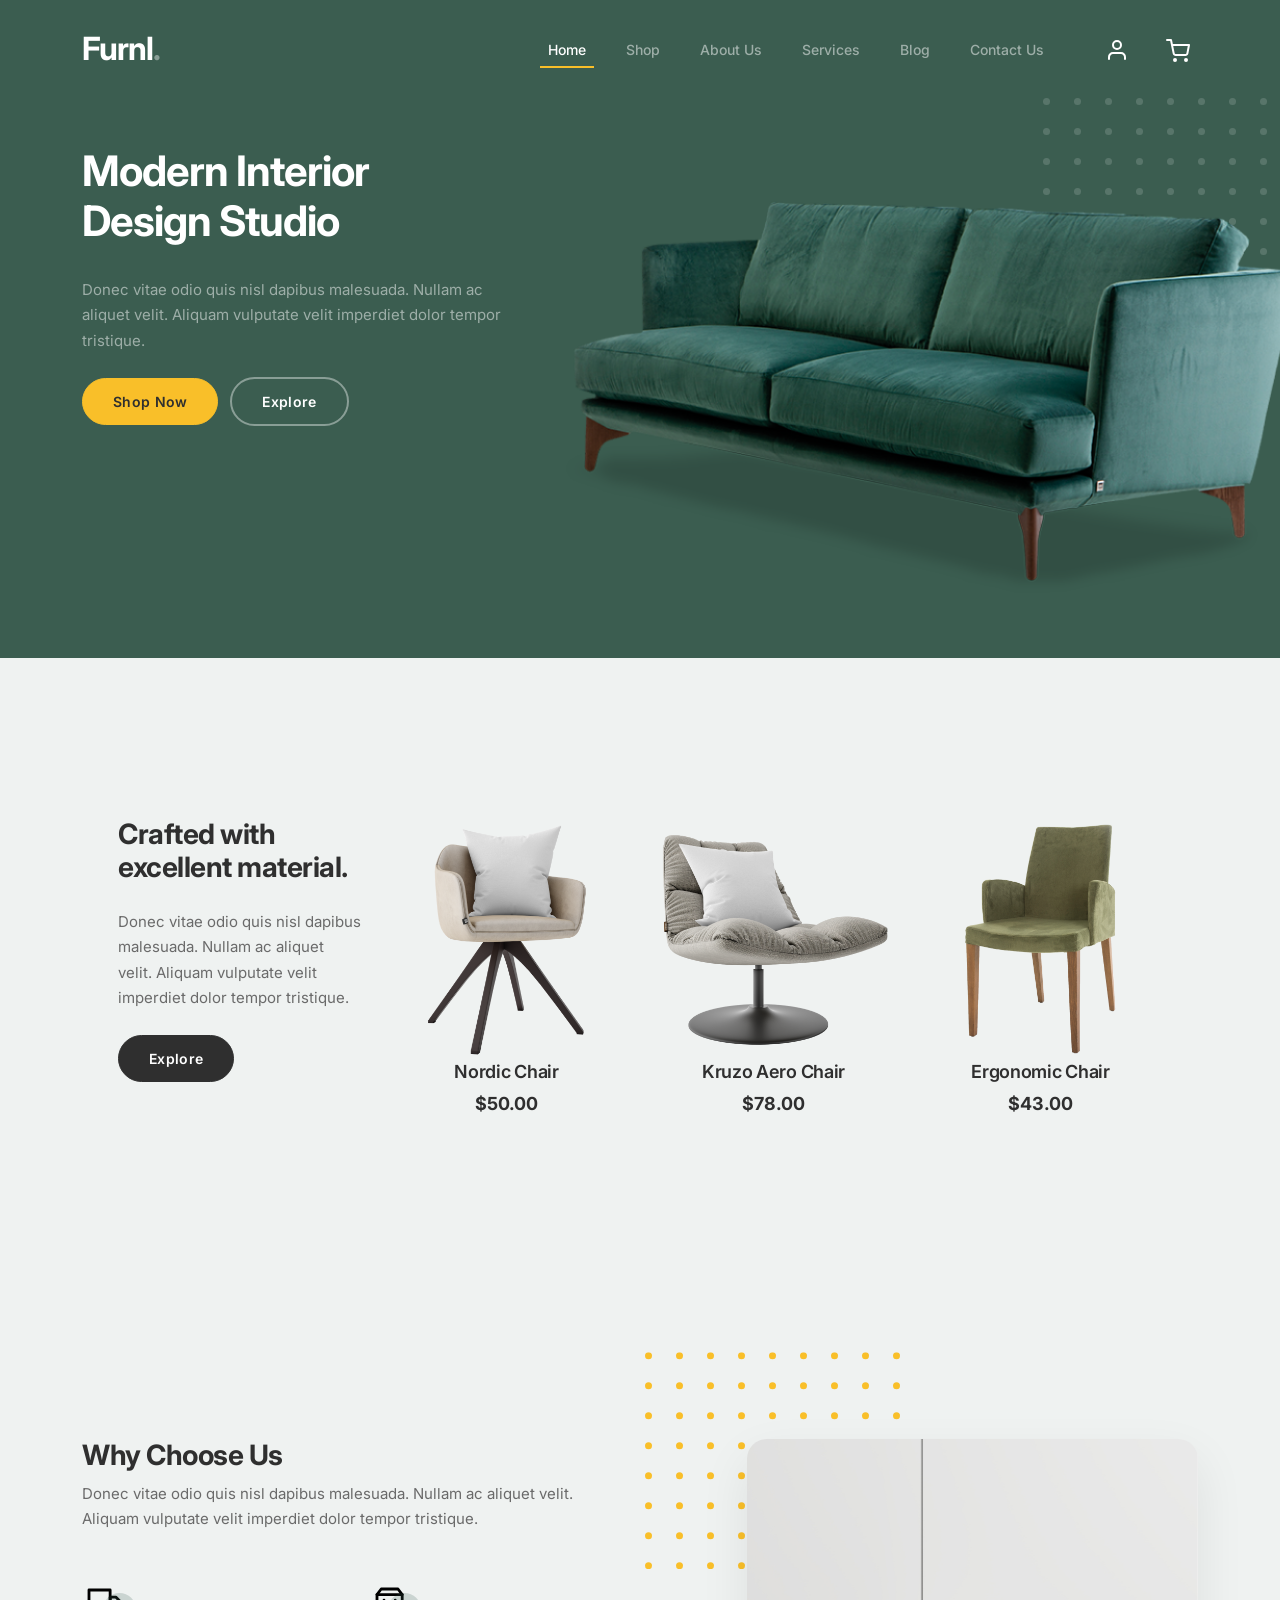
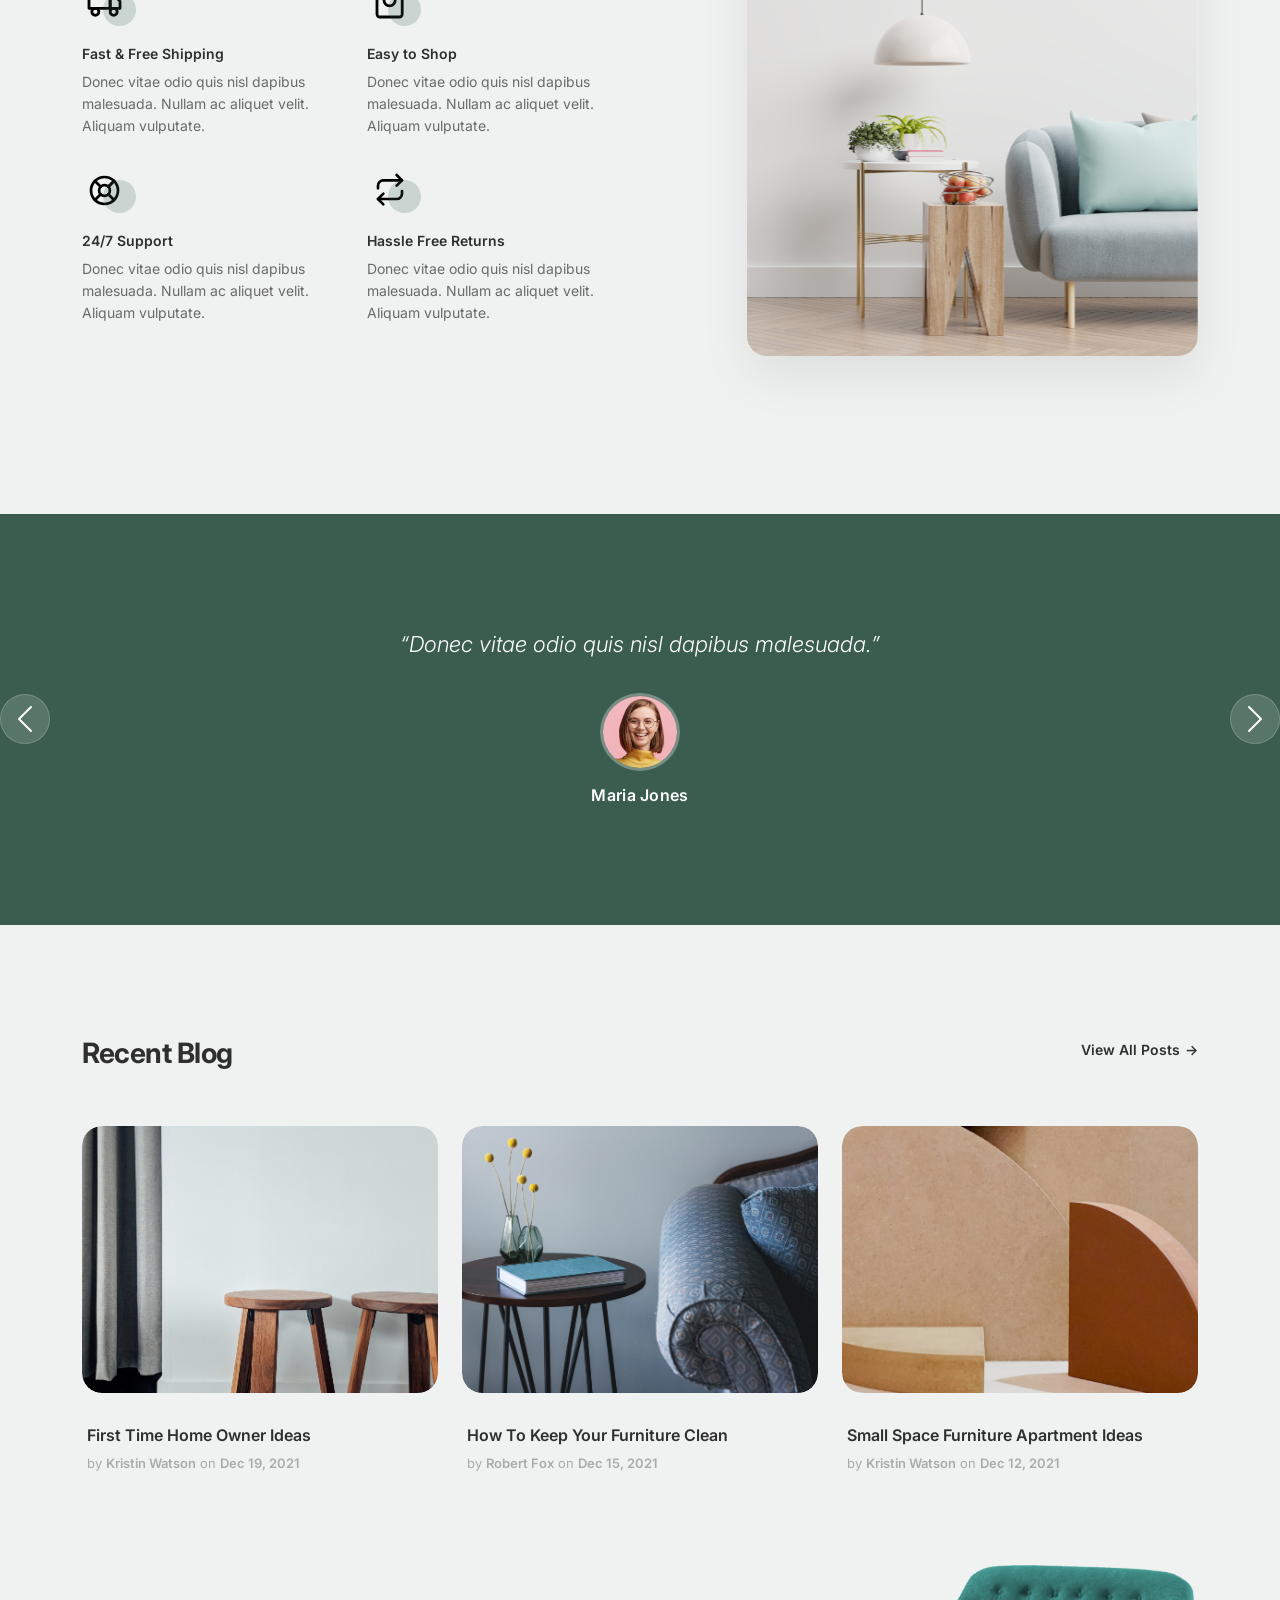
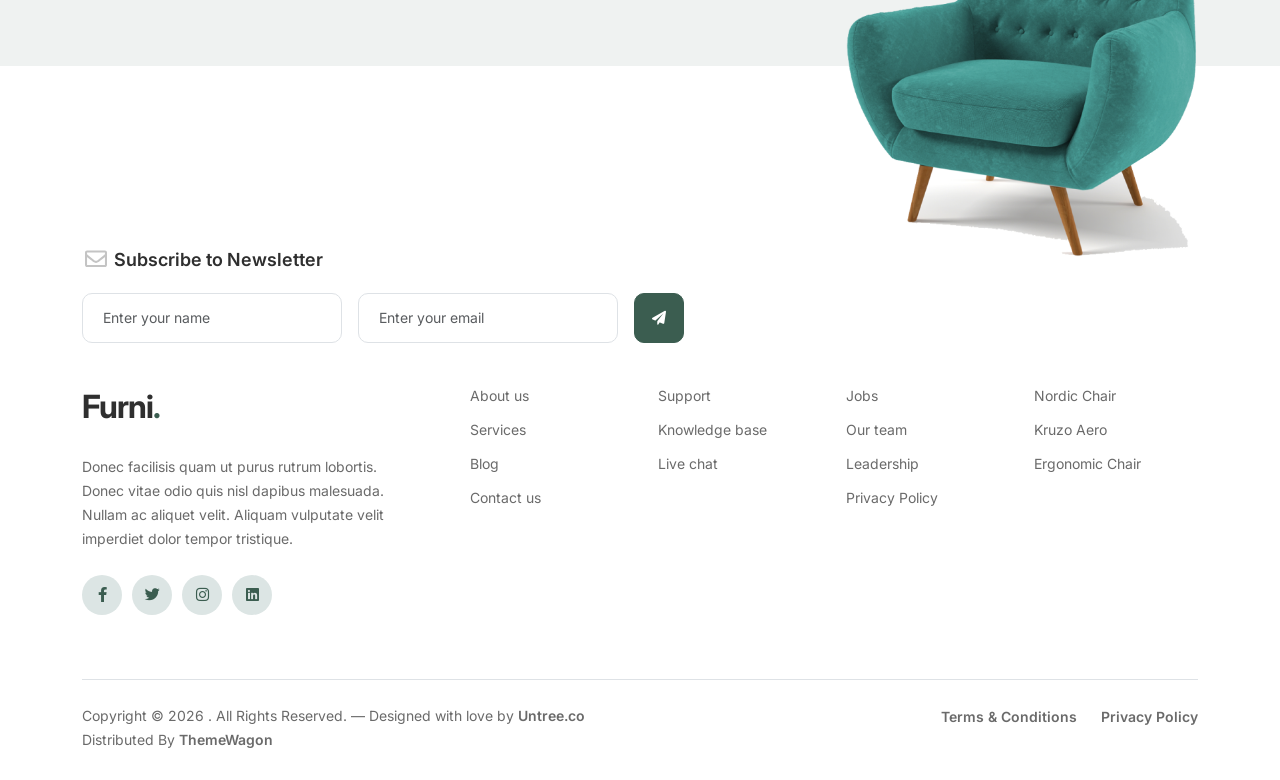
<file: index.html>
<!DOCTYPE html>
<html lang="en">

<head>

  <meta charset="UTF-8">
  <meta name="viewport" content="width=device-width, initial-scale=1.0">
  <title>furnl.</title>
  <link rel="preconnect" href="https://fonts.googleapis.com">
  <link rel="preconnect" href="https://fonts.gstatic.com" crossorigin>
  <link href="https://fonts.googleapis.com/css2?family=Inter:wght@400;500;600;700&display=swap" rel="stylesheet">
  <link rel="stylesheet" href="styal/bootstrap.min.css">
  <link href="https://cdnjs.cloudflare.com/ajax/libs/font-awesome/6.0.0-beta3/css/all.min.css" rel="stylesheet">
  <link rel="stylesheet" href="styal/Style.css">

</head>

<body>

  <nav class="navbar navbar-dark navbar-expand-md custom-navbar">
    <div class="container">
      <a href="index.html" class="navbar-brand">Furnl<span>.</span></a>

      <button class="navbar-toggler" type="button" data-bs-toggle="collapse" data-bs-target="#navbarsFurni"><span
          class="navbar-toggler-icon"></span>
      </button>

      <div class="collapse navbar-collapse" id="navbarsFurni">
        <ul class="custom-navbar-nav navbar-nav ms-auto mb-2 mb-md-0 gap-4 ">
          <li class="nav-item active"><a class="nav-link" href="index.html">Home</a></li>
          <li class="nav-item"><a class="nav-link" href="shop.html">Shop</a></li>
          <li class="nav-item"><a class="nav-link" href="about.html">About Us</a></li>
          <li class="nav-item"><a class="nav-link" href="services.html">Services</a></li>
          <li class="nav-item"><a class="nav-link" href="blog.html">Blog</a></li>
          <li class="nav-item"><a class="nav-link" href="contact.html">Contact Us</a></li>
        </ul>
        <ul class="custom-navbar-cta navbar-nav ms-5 gap-4">
          <li class="nav-item"><a class="nav-link" href="#"><img src="images/user.svg" alt="User"></a></li>
          <li class="nav-item"><a class="nav-link" href="cart.html"><img src="images/cart.svg" alt="Cart"></a></li>
          </u>
          
      </div>
    </div>
  </nav>
  <div class="hero ">
    <div class="container">
      <div class="row justify-content-between">
        <div class="col-lg-5 mt-5">
          <div class="intro-excerpt">
            <h1>Modern Interior <span clsas="d-block">Design Studio</span></h1>
            <p class="mb-4">Donec vitae odio quis nisl dapibus malesuada. Nullam ac aliquet velit. Aliquam vulputate
              velit imperdiet dolor tempor tristique.</p>
            <p>
              <a href="" class="btn btn-warning me-2 btn-y ">Shop Now</a>
              <a href="#" class="btn btn-white-outline">Explore</a>
            </p>
          </div>
        </div>
        <div class="col-lg-7">
          <div class="hero-img-wrap">
            <img src="images/couch.png" class="img-fluid">
          </div>
        </div>
      </div>
    </div>
  </div>


  <div class="product-section">
    <div class="container p-5">
      <div class="row">

        <!-- Start Column 1 -->
        <div class="col-md-12 col-lg-3 mb-5 mb-lg-0">
          <h2 class="mb-4 section-title">Crafted with excellent material.</h2>
          <p class="mb-4">Donec vitae odio quis nisl dapibus malesuada. Nullam ac aliquet velit. Aliquam vulputate velit
            imperdiet dolor tempor tristique. </p>
          <p><a href="shop.html" class="btn">Explore</a></p>
        </div>

        <!-- End Column 1 -->

        <!-- Start Column 2 -->
        <div class="col-12 col-md-4 col-lg-3 mb-5 mb-md-0">
          <a class="product-item" href="cart.html">
            <img src="images/product-1.png" class="img-fluid product-thumbnail">
            <h3 class="product-title">Nordic Chair</h3>
            <strong class="product-price">$50.00</strong>

            <span class="icon-cross">
              <img src="images/cross.svg" class="img-fluid">
            </span>
          </a>
        </div>
        <!-- End Column 2 -->

        <!-- Start Column 3 -->
        <div class="col-12 col-md-4 col-lg-3 mb-5 mb-md-0">
          <a class="product-item" href="cart.html">
            <img src="images/product-2.png" class="img-fluid product-thumbnail">
            <h3 class="product-title">Kruzo Aero Chair</h3>
            <strong class="product-price">$78.00</strong>

            <span class="icon-cross">
              <img src="images/cross.svg" class="img-fluid">
            </span>
          </a>
        </div>
        <!-- End Column 3 -->

        <!-- Start Column 4 -->
        <div class="col-12 col-md-4 col-lg-3 mb-5 mb-md-0">
          <a class="product-item" href="cart.html">
            <img src="images/product-3.png" class="img-fluid product-thumbnail">
            <h3 class="product-title">Ergonomic Chair</h3>
            <strong class="product-price">$43.00</strong>

            <span class="icon-cross">
              <img src="images/cross.svg" class="img-fluid">
            </span>
          </a>
        </div>
        <!-- End Column 4 -->

      </div>
    </div>
  </div>
  <div class="why-choose-section">

    <div class="container">

      <div class="row justify-content-between">
        <!-- Left Column -->

        <div class="col-lg-6">

          <h2 class="section-title">Why Choose Us</h2>
          <p>Donec vitae odio quis nisl dapibus malesuada. Nullam ac aliquet velit. Aliquam vulputate velit
            imperdiet dolor tempor tristique.</p>
          <div class="row my-5">
            <!-- Feature 1 -->
            <div class="col-6 col-md-6">
              <div class="feature">
                <div class="icon">
                  <img src="images/truck.svg" alt="Fast & Free Shipping" class="img-fluid">
                </div>
                <h3>Fast &amp; Free Shipping</h3>
                <p>Donec vitae odio quis nisl dapibus malesuada. Nullam ac aliquet velit. Aliquam vulputate.</p>
              </div>
            </div>
            <!-- Feature 2 -->
            <div class="col-6 col-md-6">
              <div class="feature">
                <div class="icon">
                  <img src="images/bag.svg" alt="Easy to Shop" class="img-fluid">
                </div>
                <h3>Easy to Shop</h3>
                <p>Donec vitae odio quis nisl dapibus malesuada. Nullam ac aliquet velit. Aliquam vulputate.</p>
              </div>
            </div>
            <!-- Feature 3 -->
            <div class="col-6 col-md-6">
              <div class="feature">
                <div class="icon">
                  <img src="images/support.svg" alt="24/7 Support" class="img-fluid">
                </div>
                <h3>24/7 Support</h3>
                <p>Donec vitae odio quis nisl dapibus malesuada. Nullam ac aliquet velit. Aliquam vulputate.</p>
              </div>
            </div>
            <!-- Feature 4 -->
            <div class="col-6 col-md-6">
              <div class="feature">
                <div class="icon">
                  <img src="images/return.svg" alt="Hassle Free Returns" class="img-fluid">
                </div>
                <h3>Hassle Free Returns</h3>
                <p>Donec vitae odio quis nisl dapibus malesuada. Nullam ac aliquet velit. Aliquam vulputate.</p>
              </div>
            </div>
          </div>
        </div>
        <!-- Right Column: Image -->
        <div class="col-lg-5">
          <div class="img-wrap">
            <img src="images/why-choose-us-img.jpg" alt="Why Choose Us" class="img-fluid">
          </div>
        </div>
      </div>
    </div>
  </div>
  <div id="testimonialCarousel" class="carousel slide" data-bs-ride="carousel">
    <div class="carousel-inner text-center">
      <div class="carousel-item active">
        <blockquote>
          <p>“Donec vitae odio quis nisl dapibus malesuada.”</p>
        </blockquote>
        <img src="images/person-1.png" class="rounded-circle" width="80" alt="Maria Jones">
        <h5>Maria Jones</h5>
      </div>
      <div class="carousel-item">
        <blockquote>
          <p>“Aliquam vulputate velit imperdiet dolor tempor tristique.”</p>
        </blockquote>
        <img src="images/person_2.jpg" class="rounded-circle" width="80" alt="John Smith">
        <h5>John Smith</h5>
      </div>
    </div>
    <button class="carousel-control-prev" data-bs-target="#testimonialCarousel" data-bs-slide="prev">
      <span class="carousel-control-prev-icon"></span>
    </button>
    <button class="carousel-control-next" data-bs-target="#testimonialCarousel" data-bs-slide="next">
      <span class="carousel-control-next-icon"></span>
    </button>
  </div>
  <div class="blog-section">
    <div class="container">
      <div class="row mb-5">
        <div class="col-md-6">
          <h2 class="section-title">Recent Blog</h2>
        </div>
        <div class="col-md-6 text-start text-md-end">
          <a href="#" class="more">View All Posts</a>
        </div>
      </div>
      <div class="row">
        <!-- Post 1 -->
        <div class="col-12 col-sm-6 col-md-4 mb-4 mb-md-0">
          <div class="post-entry">
            <a href="#" class="post-thumbnail">
              <img src="images/post-1.jpg" alt="Blog Image" class="img-fluid">
            </a>
            <div class="post-content-entry">
              <h3><a href="#">First Time Home Owner Ideas</a></h3>
              <div class="meta">
                <span>by <a href="#">Kristin Watson</a></span>
                <span> on <a href="#">Dec 19, 2021</a></span>
              </div>
            </div>
          </div>
        </div>
        <!-- Post 2 -->
        <div class="col-12 col-sm-6 col-md-4 mb-4 mb-md-0">
          <div class="post-entry">
            <a href="#" class="post-thumbnail">
              <img src="images/post-2.jpg" alt="Blog Image" class="img-fluid">
            </a>
            <div class="post-content-entry">
              <h3><a href="#">How To Keep Your Furniture Clean</a></h3>
              <div class="meta">
                <span>by <a href="#">Robert Fox</a></span>
                <span> on <a href="#">Dec 15, 2021</a></span>
              </div>
            </div>
          </div>
        </div>
        <!-- Post 3 -->
        <div class="col-12 col-sm-6 col-md-4">
          <div class="post-entry">
            <a href="#" class="post-thumbnail">
              <img src="images/post-3.jpg" alt="Blog Image" class="img-fluid">
            </a>
            <div class="post-content-entry">
              <h3><a href="#">Small Space Furniture Apartment Ideas</a></h3>
              <div class="meta">
                <span>by <a href="#">Kristin Watson</a></span>
                <span> on <a href="#">Dec 12, 2021</a></span>
              </div>
            </div>
          </div>
        </div>
      </div>
    </div>
  </div>
  <footer class="footer-section">
    <div class="container relative">
      <div class="sofa-img">
        <img src="images/sofa.png" alt="Image" class="img-fluid">
      </div>
      <!-- Subscription -->
      <div class="row">
        <div class="col-lg-8">
          <div class="subscription-form">
            <h3 class="d-flex align-items-center">
              <span class="me-1">
                <img src="images/envelope-outline.svg" alt="Image" class="img-fluid">
              </span>
              <span>Subscribe to Newsletter</span>
            </h3>
            <form action="#" class="row g-3">
              <div class="col-auto">
                <input type="text" class="form-control" placeholder="Enter your name">
              </div>
              <div class="col-auto">
                <input type="email" class="form-control" placeholder="Enter your email">
              </div>
              <div class="col-auto">
                <button class="btn btn-primary">
                  <span class="fa fa-paper-plane"></span>
                </button>
              </div>
            </form>
          </div>
        </div>
      </div>
      <div class="row g-5 mb-5">
        <div class="col-lg-4">
          <div class="mb-4 footer-logo-wrap">
            <a href="#" class="footer-logo">Furni<span>.</span></a>
          </div>
          <p class="mb-4">
            Donec facilisis quam ut purus rutrum lobortis. Donec vitae odio quis nisl dapibus malesuada.
            Nullam ac aliquet velit. Aliquam vulputate velit imperdiet dolor tempor tristique.
          </p>
          <ul class="list-unstyled custom-social">
            <li><a href="#"><span class="fa fa-brands fa-facebook-f"></span></a></li>
            <li><a href="#"><span class="fa fa-brands fa-twitter"></span></a></li>
            <li><a href="#"><span class="fa fa-brands fa-instagram"></span></a></li>
            <li><a href="#"><span class="fa fa-brands fa-linkedin"></span></a></li>
          </ul>
        </div>
        <div class="col-lg-8">
          <div class="row links-wrap">
            <div class="col-6 col-sm-6 col-md-3">
              <ul class="list-unstyled">
                <li><a href="#">About us</a></li>
                <li><a href="#">Services</a></li>
                <li><a href="#">Blog</a></li>
                <li><a href="#">Contact us</a></li>
              </ul>
            </div>
            <div class="col-6 col-sm-6 col-md-3">
              <ul class="list-unstyled">
                <li><a href="#">Support</a></li>
                <li><a href="#">Knowledge base</a></li>
                <li><a href="#">Live chat</a></li>
              </ul>
            </div>
            <div class="col-6 col-sm-6 col-md-3">
              <ul class="list-unstyled">
                <li><a href="#">Jobs</a></li>
                <li><a href="#">Our team</a></li>
                <li><a href="#">Leadership</a></li>
                <li><a href="#">Privacy Policy</a></li>
              </ul>
            </div>
            <div class="col-6 col-sm-6 col-md-3">
              <ul class="list-unstyled">
                <li><a href="#">Nordic Chair</a></li>
                <li><a href="#">Kruzo Aero</a></li>
                <li><a href="#">Ergonomic Chair</a></li>
              </ul>
            </div>
          </div>
        </div>
      </div>
      <div class="border-top copyright">
        <div class="row pt-4">
          <div class="col-lg-6">
            <p class="mb-2 text-center text-lg-start">
              Copyright &copy;
              <script>document.write(new Date().getFullYear());</script>
              . All Rights Reserved. — Designed with love by
              <a href="https://untree.co">Untree.co</a>
              Distributed By
              <a href="https://themewagon.com">ThemeWagon</a>
            </p>
          </div>
          <div class="col-lg-6 text-center text-lg-end">
            <ul class="list-unstyled d-inline-flex ms-auto">
              <li class="me-4"><a href="#">Terms &amp; Conditions</a></li>
              <li><a href="#">Privacy Policy</a></li>
            </ul>
          </div>
        </div>
      </div>
    </div>
  </footer>

  <script src="js/bootstrap.bundle.min.js"></script>
</body>

</html>
</file>
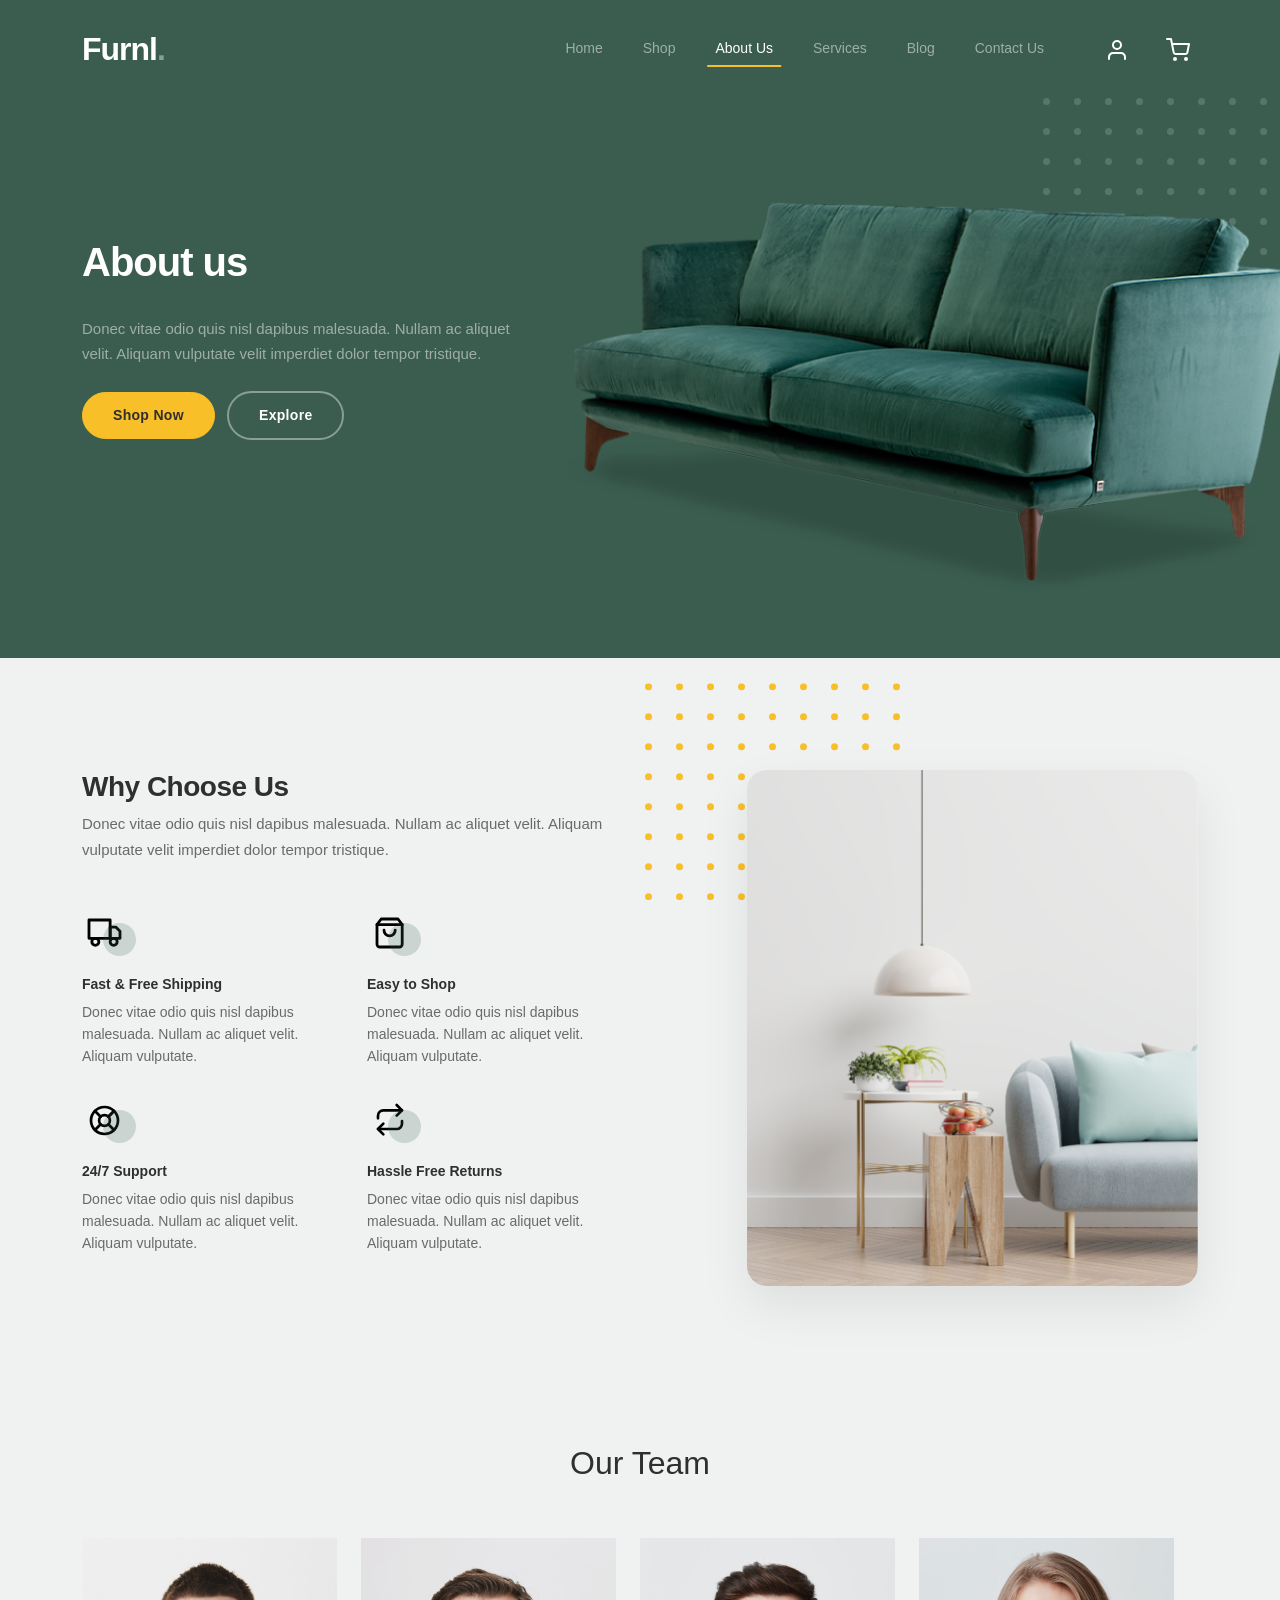
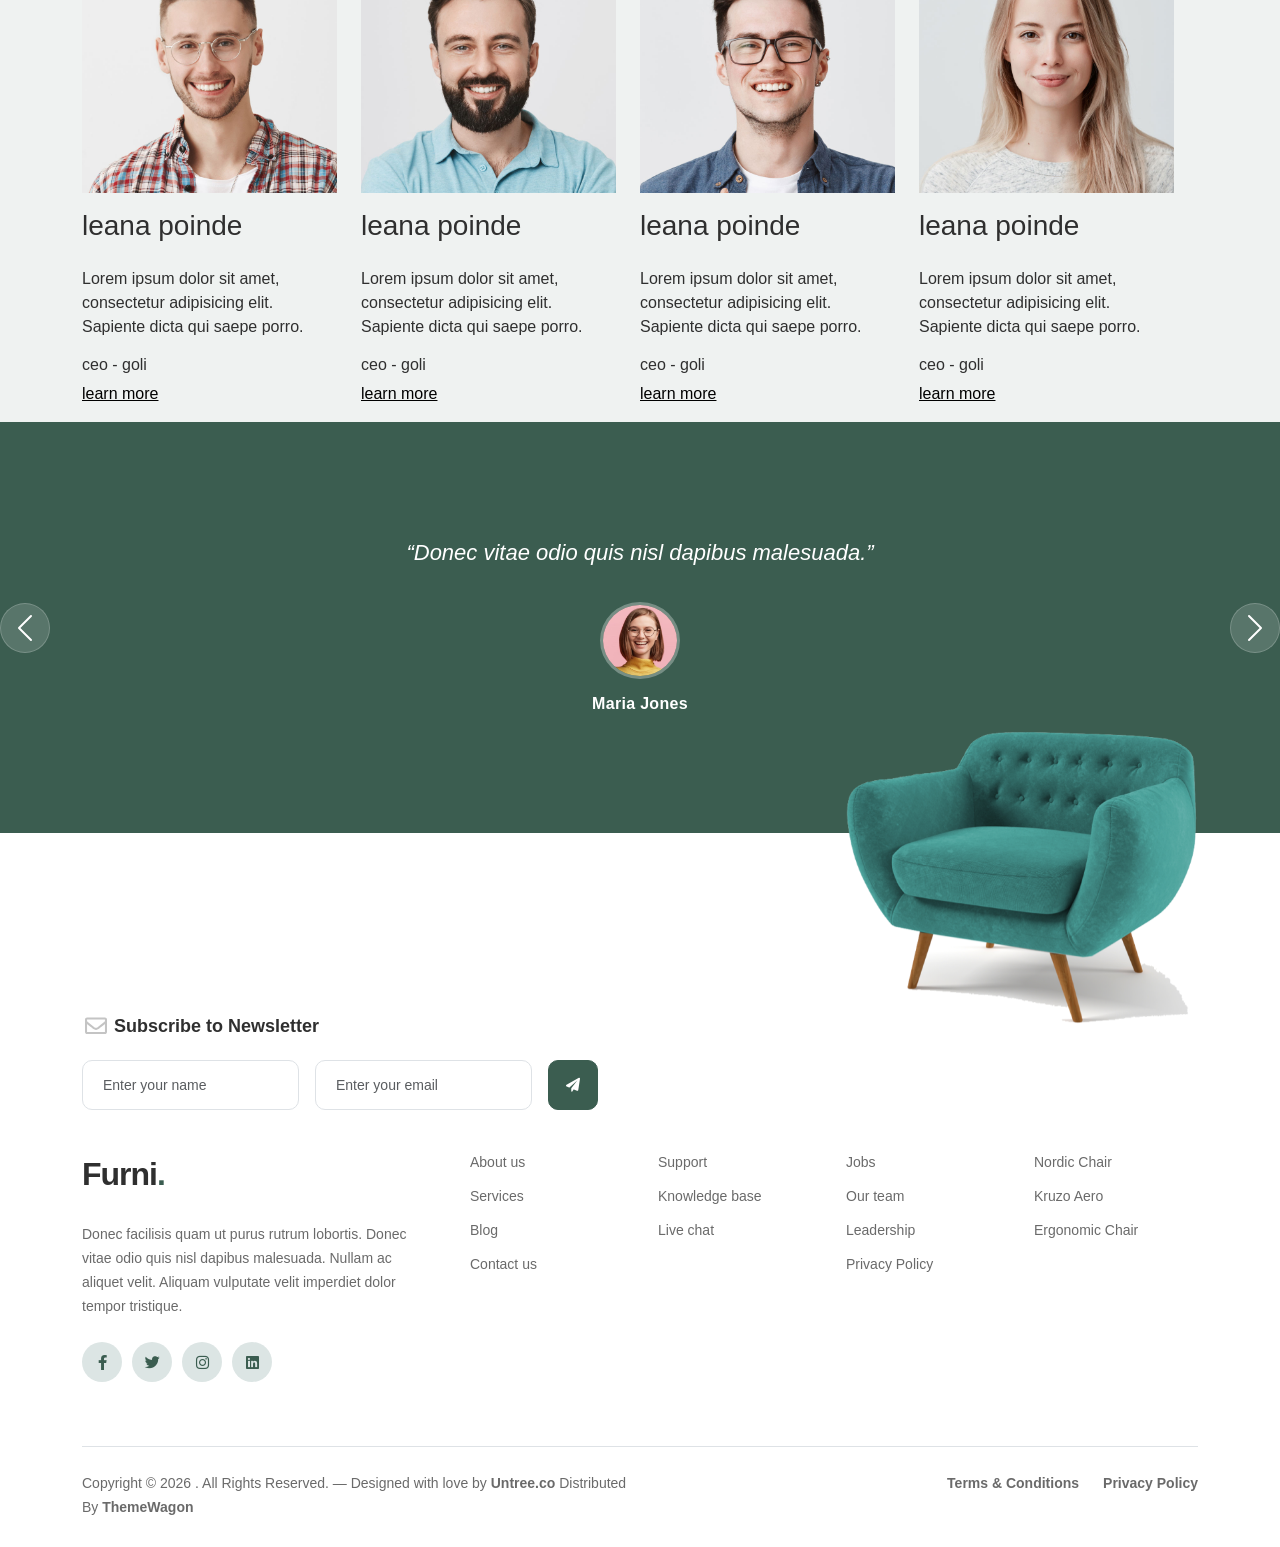
<file: about.html>
<!DOCTYPE html>
<html lang="en">

<head>
    <meta charset="UTF-8">
    <meta name="viewport" content="width=device-width, initial-scale=1.0">
    <title>furnl. about</title>
    <link rel="stylesheet" href="styal/bootstrap.min.css">
    <link rel="stylesheet" href="styal/Style.css">
    <link href="https://cdnjs.cloudflare.com/ajax/libs/font-awesome/6.0.0-beta3/css/all.min.css" rel="stylesheet">
</head>

<body>
    <nav class="navbar navbar-dark navbar-expand-md custom-navbar">
        <div class="container">
            <a href="index.html" class="navbar-brand">Furnl<span>.</span></a>

            <button class="navbar-toggler" type="button" data-bs-toggle="collapse" data-bs-target="#navbarsFurni"><span
                    class="navbar-toggler-icon"></span>
            </button>

            <div class="collapse navbar-collapse" id="navbarsFurni">
                <ul class="custom-navbar-nav navbar-nav ms-auto mb-2 mb-md-0 gap-4 ">
                    <li class="nav-item"><a class="nav-link" href="index.html">Home</a></li>
                    <li class="nav-item"><a class="nav-link" href="shop.html">Shop</a></li>
                    <li class="nav-item active"><a class="nav-link" href="about.html">About Us</a></li>
                    <li class="nav-item"><a class="nav-link" href="services.html">Services</a></li>
                    <li class="nav-item"><a class="nav-link" href="blog.html">Blog</a></li>
                    <li class="nav-item"><a class="nav-link" href="contact.html">Contact Us</a></li>
                </ul>
                <ul class="custom-navbar-cta navbar-nav ms-5 gap-4">
                    <li class="nav-item"><a class="nav-link" href="#"><img src="images/user.svg" alt="User"></a></li>
                    <li class="nav-item"><a class="nav-link" href="cart.html"><img src="images/cart.svg" alt="Cart"></a>
                    </li>
                    </u>
            </div>
        </div>
    </nav>
    <div class="hero ">
        <div class="container">
            <div class="row justify-content-between align-items-center">
                <div class="col-lg-5 d-flex pb-5 align-content-center ">
                    <div class="intro-excerpt">
                        <h1 class="fs-1">About us</h1>
                        <p class="mb-4">Donec vitae odio quis nisl dapibus malesuada. Nullam ac aliquet velit. Aliquam
                            vulputate
                            velit imperdiet dolor tempor tristique.
                        </p>
                        <p>
                            <a href="#" class="btn btn-warning me-2 btn-y ">Shop Now</a>
                            <a href="#" class="btn btn-white-outline">Explore</a>
                        </p>
                    </div>
                </div>
                <div class="col-lg-7">
                    <div class="hero-img-wrap">
                        <img src="images/couch.png" class="img-fluid">
                    </div>
                </div>
            </div>
        </div>
    </div>
    <div class="why-choose-section">
        <div class="container">
            <div class="row justify-content-between">
                <!-- Left Column -->
                <div class="col-lg-6">
                    <h2 class="section-title">Why Choose Us</h2>
                    <p>Donec vitae odio quis nisl dapibus malesuada. Nullam ac aliquet velit. Aliquam vulputate velit
                        imperdiet dolor tempor tristique.</p>
                    <div class="row my-5">
                        <!-- Feature 1 -->
                        <div class="col-6 col-md-6">
                            <div class="feature">
                                <div class="icon">
                                    <img src="images/truck.svg" alt="Fast & Free Shipping" class="img-fluid">
                                </div>
                                <h3>Fast &amp; Free Shipping</h3>
                                <p>Donec vitae odio quis nisl dapibus malesuada. Nullam ac aliquet velit. Aliquam
                                    vulputate.</p>
                            </div>
                        </div>
                        <!-- Feature 2 -->
                        <div class="col-6 col-md-6">
                            <div class="feature">
                                <div class="icon">
                                    <img src="images/bag.svg" alt="Easy to Shop" class="img-fluid">
                                </div>
                                <h3>Easy to Shop</h3>
                                <p>Donec vitae odio quis nisl dapibus malesuada. Nullam ac aliquet velit. Aliquam
                                    vulputate.</p>
                            </div>
                        </div>
                        <!-- Feature 3 -->
                        <div class="col-6 col-md-6">
                            <div class="feature">
                                <div class="icon">
                                    <img src="images/support.svg" alt="24/7 Support" class="img-fluid">
                                </div>
                                <h3>24/7 Support</h3>
                                <p>Donec vitae odio quis nisl dapibus malesuada. Nullam ac aliquet velit. Aliquam
                                    vulputate.</p>
                            </div>
                        </div>
                        <!-- Feature 4 -->
                        <div class="col-6 col-md-6">
                            <div class="feature">
                                <div class="icon">
                                    <img src="images/return.svg" alt="Hassle Free Returns" class="img-fluid">
                                </div>
                                <h3>Hassle Free Returns</h3>
                                <p>Donec vitae odio quis nisl dapibus malesuada. Nullam ac aliquet velit. Aliquam
                                    vulputate.</p>
                            </div>
                        </div>
                    </div>
                </div>
                <!-- Right Column: Image -->
                <div class="col-lg-5">
                    <div class="img-wrap">
                        <img src="images/why-choose-us-img.jpg" alt="Why Choose Us" class="img-fluid">
                    </div>
                </div>
            </div>
        </div>
    </div>
    <div class="team-us">
        <div class="container">
            <div class="row">
                <div class="col-mb-5 pb-5 text-center">
                    <h2 class="team-titel">Our Team</h2>
                </div>
                <div class="row ">
                    <div class="col-12 col-md-3">
                        <img src="images/person_1.jpg" alt="img" class="img-fluid">
                        <h3 class="py-3">leana poinde</h3>
                        <p>Lorem ipsum dolor sit amet, consectetur adipisicing elit. Sapiente dicta qui saepe porro.</p>
                        <h6>ceo - goli</h6>
                        <p> <a href="#" class="text-black">learn more</a></p>
                    </div>
                    <div class="col-12 col-md-3">
                        <img src="images/person_2.jpg" alt="img" class="img-fluid">
                        <h3 class="py-3">leana poinde</h3>
                        <p>Lorem ipsum dolor sit amet, consectetur adipisicing elit. Sapiente dicta qui saepe porro.</p>
                        <h6>ceo - goli</h6>
                        <p> <a href="#" class="text-black">learn more</a></p>
                    </div>
                    <div class="col-12 col-md-3">
                        <img src="images/person_3.jpg" alt="img" class="img-fluid">
                        <h3 class="py-3">leana poinde</h3>
                        <p>Lorem ipsum dolor sit amet, consectetur adipisicing elit. Sapiente dicta qui saepe porro.</p>
                        <h6>ceo - goli</h6>
                        <p> <a href="#" class="text-black">learn more</a></p>
                    </div>
                    <div class="col-12 col-md-3">
                        <img src="images/person_4.jpg" alt="img" class="img-fluid">
                        <h3 class="py-3">leana poinde</h3>
                        <p>Lorem ipsum dolor sit amet, consectetur adipisicing elit. Sapiente dicta qui saepe porro.</p>
                        <h6>ceo - goli</h6>
                        <p> <a href="#" class="text-black">learn more</a></p>
                    </div>
                </div>
            </div>
        </div>
    </div>
    <div id="testimonialCarousel" class="carousel slide" data-bs-ride="carousel">
    <div class="carousel-inner text-center">
      <div class="carousel-item active">
        <blockquote>
          <p>“Donec vitae odio quis nisl dapibus malesuada.”</p>
        </blockquote>
        <img src="images/person-1.png" class="rounded-circle" width="80" alt="Maria Jones">
        <h5>Maria Jones</h5>
      </div>
      <div class="carousel-item">
        <blockquote>
          <p>“Aliquam vulputate velit imperdiet dolor tempor tristique.”</p>
        </blockquote>
        <img src="images/person_2.jpg" class="rounded-circle" width="80" alt="John Smith">
        <h5>John Smith</h5>
      </div>
    </div>
    <button class="carousel-control-prev" data-bs-target="#testimonialCarousel" data-bs-slide="prev">
      <span class="carousel-control-prev-icon"></span>
    </button>
    <button class="carousel-control-next" data-bs-target="#testimonialCarousel" data-bs-slide="next">
      <span class="carousel-control-next-icon"></span>
    </button>
  </div>
    <footer class="footer-section">
        <div class="container relative">
            <div class="sofa-img">
                <img src="images/sofa.png" alt="Image" class="img-fluid">
            </div>
            <!-- Subscription -->
            <div class="row">
                <div class="col-lg-8">
                    <div class="subscription-form">
                        <h3 class="d-flex align-items-center">
                            <span class="me-1">
                                <img src="images/envelope-outline.svg" alt="Image" class="img-fluid">
                            </span>
                            <span>Subscribe to Newsletter</span>
                        </h3>
                        <form action="#" class="row g-3">
                            <div class="col-auto">
                                <input type="text" class="form-control" placeholder="Enter your name">
                            </div>
                            <div class="col-auto">
                                <input type="email" class="form-control" placeholder="Enter your email">
                            </div>
                            <div class="col-auto">
                                <button class="btn btn-primary">
                                    <span class="fa fa-paper-plane"></span>
                                </button>
                            </div>
                        </form>
                    </div>
                </div>
            </div>
            <div class="row g-5 mb-5">
                <div class="col-lg-4">
                    <div class="mb-4 footer-logo-wrap">
                        <a href="#" class="footer-logo">Furni<span>.</span></a>
                    </div>
                    <p class="mb-4">
                        Donec facilisis quam ut purus rutrum lobortis. Donec vitae odio quis nisl dapibus malesuada.
                        Nullam ac aliquet velit. Aliquam vulputate velit imperdiet dolor tempor tristique.
                    </p>
                    <ul class="list-unstyled custom-social">
                        <li><a href="#"><span class="fa fa-brands fa-facebook-f"></span></a></li>
                        <li><a href="#"><span class="fa fa-brands fa-twitter"></span></a></li>
                        <li><a href="#"><span class="fa fa-brands fa-instagram"></span></a></li>
                        <li><a href="#"><span class="fa fa-brands fa-linkedin"></span></a></li>
                    </ul>
                </div>
                <div class="col-lg-8">
                    <div class="row links-wrap">
                        <div class="col-6 col-sm-6 col-md-3">
                            <ul class="list-unstyled">
                                <li><a href="#">About us</a></li>
                                <li><a href="#">Services</a></li>
                                <li><a href="#">Blog</a></li>
                                <li><a href="#">Contact us</a></li>
                            </ul>
                        </div>
                        <div class="col-6 col-sm-6 col-md-3">
                            <ul class="list-unstyled">
                                <li><a href="#">Support</a></li>
                                <li><a href="#">Knowledge base</a></li>
                                <li><a href="#">Live chat</a></li>
                            </ul>
                        </div>
                        <div class="col-6 col-sm-6 col-md-3">
                            <ul class="list-unstyled">
                                <li><a href="#">Jobs</a></li>
                                <li><a href="#">Our team</a></li>
                                <li><a href="#">Leadership</a></li>
                                <li><a href="#">Privacy Policy</a></li>
                            </ul>
                        </div>
                        <div class="col-6 col-sm-6 col-md-3">
                            <ul class="list-unstyled">
                                <li><a href="#">Nordic Chair</a></li>
                                <li><a href="#">Kruzo Aero</a></li>
                                <li><a href="#">Ergonomic Chair</a></li>
                            </ul>
                        </div>
                    </div>
                </div>
            </div>
            <div class="border-top copyright">
                <div class="row pt-4">
                    <div class="col-lg-6">
                        <p class="mb-2 text-center text-lg-start">
                            Copyright &copy;
                            <script>document.write(new Date().getFullYear());</script>
                            . All Rights Reserved. — Designed with love by
                            <a href="https://untree.co">Untree.co</a>
                            Distributed By
                            <a href="https://themewagon.com">ThemeWagon</a>
                        </p>
                    </div>
                    <div class="col-lg-6 text-center text-lg-end">
                        <ul class="list-unstyled d-inline-flex ms-auto">
                            <li class="me-4"><a href="#">Terms &amp; Conditions</a></li>
                            <li><a href="#">Privacy Policy</a></li>
                        </ul>
                    </div>
                </div>
            </div>
        </div>
    </footer>










    <script src="js/bootstrap.bundle.min.js"></script>
</body>

</html>
</file>
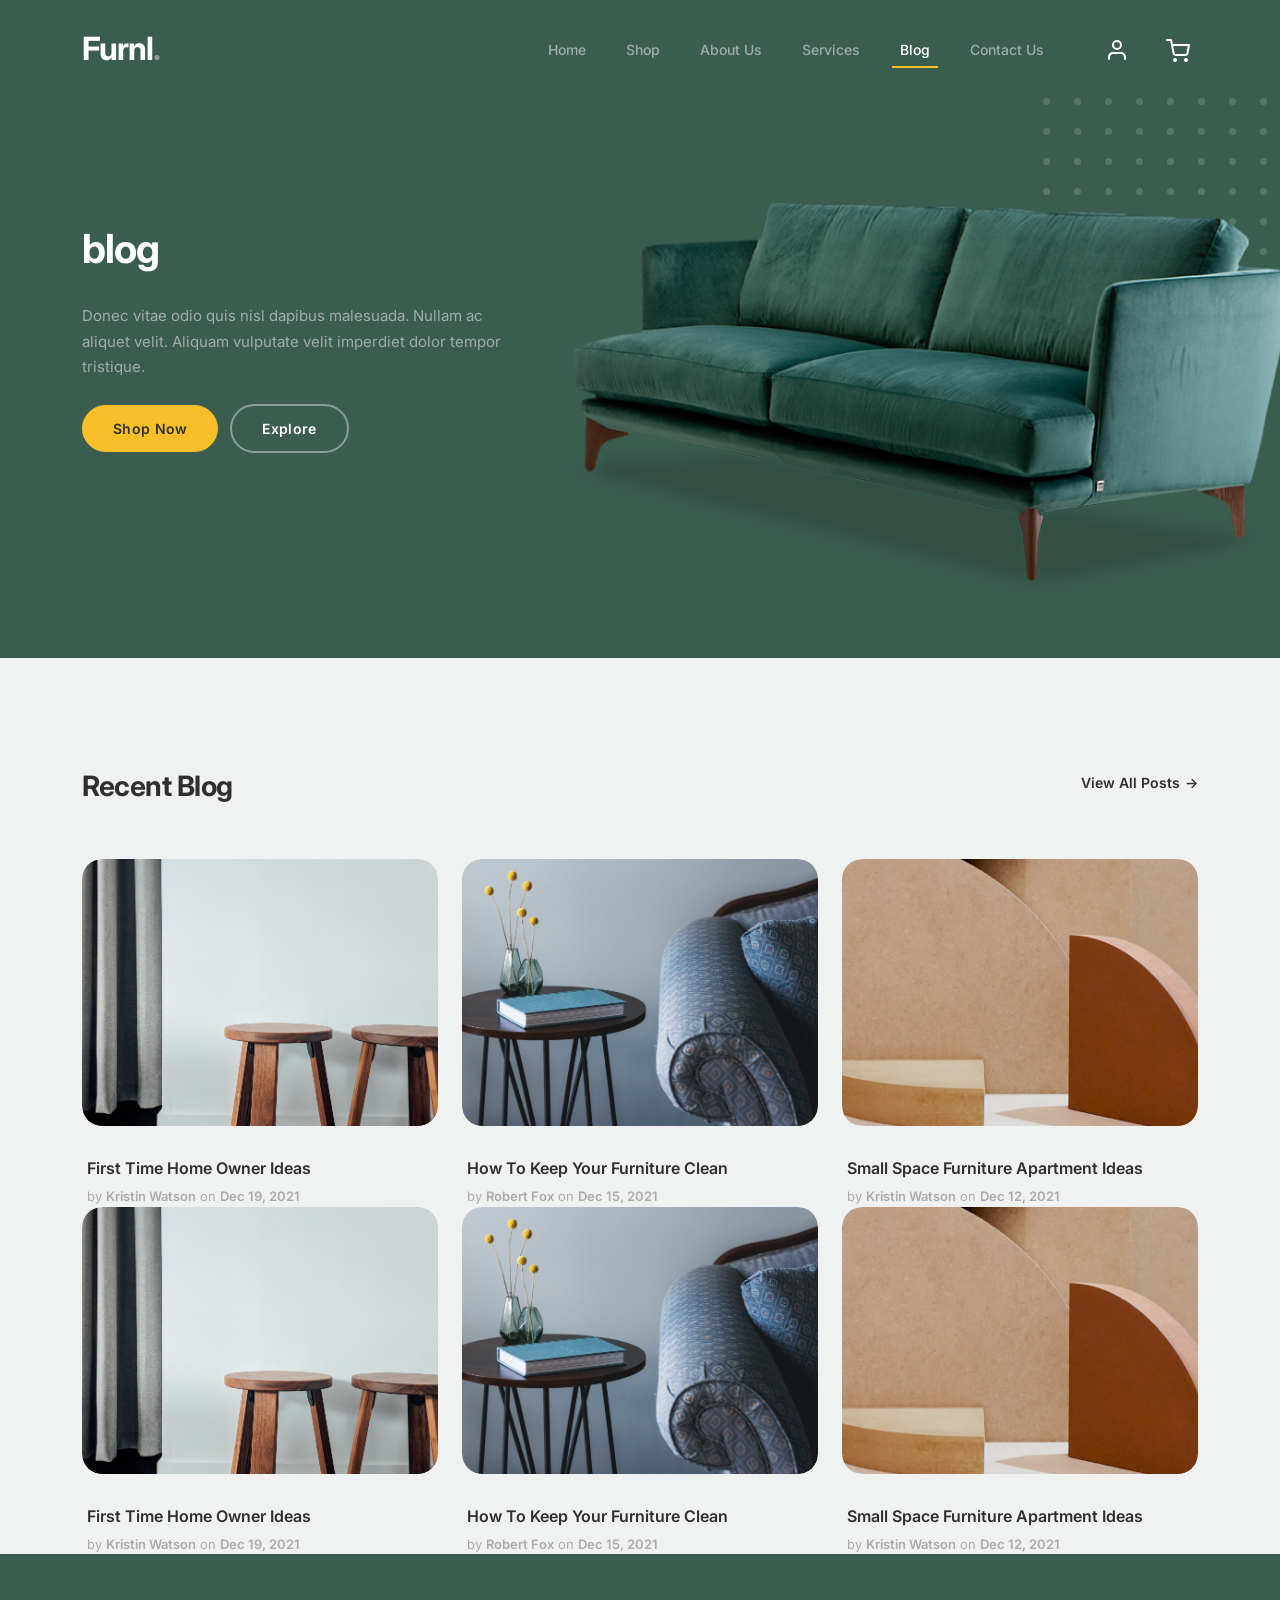
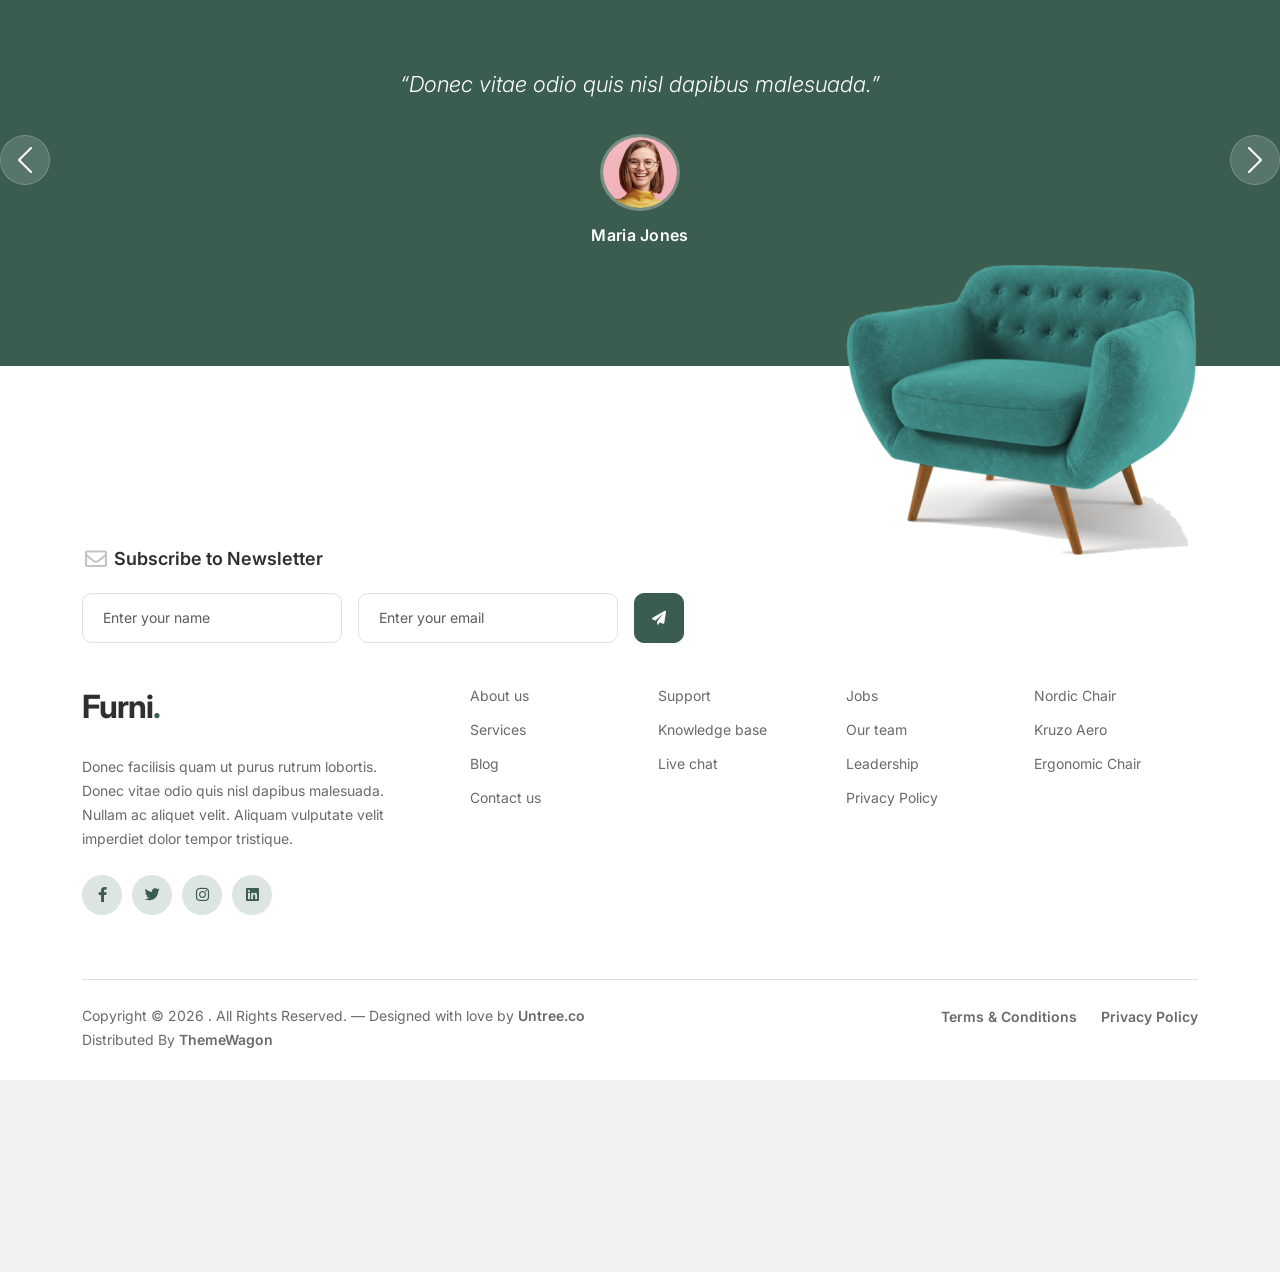
<file: blog.html>
<!DOCTYPE html>
<html lang="en">
<head>
    <meta charset="UTF-8">
    <meta name="viewport" content="width=device-width, initial-scale=1.0">
    <title>furnl. | blog</title>
  <link rel="preconnect" href="https://fonts.googleapis.com">
  <link rel="preconnect" href="https://fonts.gstatic.com" crossorigin>
  <link href="https://fonts.googleapis.com/css2?family=Inter:wght@400;500;600;700&display=swap" rel="stylesheet">
  <link rel="stylesheet" href="styal/bootstrap.min.css">
  <link href="https://cdnjs.cloudflare.com/ajax/libs/font-awesome/6.0.0-beta3/css/all.min.css" rel="stylesheet">
  <link rel="stylesheet" href="styal/Style.css">
</head>
<body>
    <nav class="navbar navbar-dark navbar-expand-md custom-navbar">
    <div class="container">
      <a href="index.html" class="navbar-brand">Furnl<span>.</span></a>

      <button class="navbar-toggler" type="button" data-bs-toggle="collapse" data-bs-target="#navbarsFurni"><span
          class="navbar-toggler-icon"></span>
      </button>

      <div class="collapse navbar-collapse" id="navbarsFurni">
        <ul class="custom-navbar-nav navbar-nav ms-auto mb-2 mb-md-0 gap-4 ">
          <li class="nav-item "><a class="nav-link" href="index.html">Home</a></li>
          <li class="nav-item"><a class="nav-link" href="shop.html">Shop</a></li>
          <li class="nav-item"><a class="nav-link" href="about.html">About Us</a></li>
          <li class="nav-item"><a class="nav-link" href="services.html">Services</a></li>
          <li class="nav-item active"><a class="nav-link" href="blog.html">Blog</a></li>
          <li class="nav-item"><a class="nav-link" href="contact.html">Contact Us</a></li>
        </ul>
        <ul class="custom-navbar-cta navbar-nav ms-5 gap-4">
          <li class="nav-item"><a class="nav-link" href="#"><img src="images/user.svg" alt="User"></a></li>
          <li class="nav-item"><a class="nav-link" href="cart.html"><img src="images/cart.svg" alt="Cart"></a></li>
          </u>
          
      </div>
    </div>
  </nav>
  <div class="hero ">
        <div class="container">
            <div class="row justify-content-between align-items-center">
                <div class="col-lg-5 d-flex pb-5 align-content-center ">
                    <div class="intro-excerpt">
                        <h1 class="fs-1">blog</h1>
                        <p class="mb-4">Donec vitae odio quis nisl dapibus malesuada. Nullam ac aliquet velit. Aliquam
                            vulputate
                            velit imperdiet dolor tempor tristique.
                        </p>
                        <p>
                            <a href="#" class="btn btn-warning me-2 btn-y ">Shop Now</a>
                            <a href="#" class="btn btn-white-outline">Explore</a>
                        </p>
                    </div>
                </div>
                <div class="col-lg-7">
                    <div class="hero-img-wrap">
                        <img src="images/couch.png" class="img-fluid">
                    </div>
                </div>
            </div>
        </div>
    </div>
    <div class="blog-section">
    <div class="container">
      <div class="row mb-5">
        <div class="col-md-6">
          <h2 class="section-title">Recent Blog</h2>
        </div>
        <div class="col-md-6 text-start text-md-end">
          <a href="#" class="more">View All Posts</a>
        </div>
      </div>
      <div class="row">
        <!-- Post 1 -->
        <div class="col-12 col-sm-6 col-md-4 mb-4 mb-md-0">
          <div class="post-entry">
            <a href="#" class="post-thumbnail">
              <img src="images/post-1.jpg" alt="Blog Image" class="img-fluid">
            </a>
            <div class="post-content-entry">
              <h3><a href="#">First Time Home Owner Ideas</a></h3>
              <div class="meta">
                <span>by <a href="#">Kristin Watson</a></span>
                <span> on <a href="#">Dec 19, 2021</a></span>
              </div>
            </div>
          </div>
        </div>
        <!-- Post 2 -->
        <div class="col-12 col-sm-6 col-md-4 mb-4 mb-md-0">
          <div class="post-entry">
            <a href="#" class="post-thumbnail">
              <img src="images/post-2.jpg" alt="Blog Image" class="img-fluid">
            </a>
            <div class="post-content-entry">
              <h3><a href="#">How To Keep Your Furniture Clean</a></h3>
              <div class="meta">
                <span>by <a href="#">Robert Fox</a></span>
                <span> on <a href="#">Dec 15, 2021</a></span>
              </div>
            </div>
          </div>
        </div>
        <!-- Post 3 -->
        <div class="col-12 col-sm-6 col-md-4">
          <div class="post-entry">
            <a href="#" class="post-thumbnail">
              <img src="images/post-3.jpg" alt="Blog Image" class="img-fluid">
            </a>
            <div class="post-content-entry">
              <h3><a href="#">Small Space Furniture Apartment Ideas</a></h3>
              <div class="meta">
                <span>by <a href="#">Kristin Watson</a></span>
                <span> on <a href="#">Dec 12, 2021</a></span>
              </div>
            </div>
          </div>
        </div>
        <div class="col-12 col-sm-6 col-md-4 mb-4 mb-md-0">
          <div class="post-entry">
            <a href="#" class="post-thumbnail">
              <img src="images/post-1.jpg" alt="Blog Image" class="img-fluid">
            </a>
            <div class="post-content-entry">
              <h3><a href="#">First Time Home Owner Ideas</a></h3>
              <div class="meta">
                <span>by <a href="#">Kristin Watson</a></span>
                <span> on <a href="#">Dec 19, 2021</a></span>
              </div>
            </div>
          </div>
        </div>
        <!-- Post 2 -->
        <div class="col-12 col-sm-6 col-md-4 mb-4 mb-md-0">
          <div class="post-entry">
            <a href="#" class="post-thumbnail">
              <img src="images/post-2.jpg" alt="Blog Image" class="img-fluid">
            </a>
            <div class="post-content-entry">
              <h3><a href="#">How To Keep Your Furniture Clean</a></h3>
              <div class="meta">
                <span>by <a href="#">Robert Fox</a></span>
                <span> on <a href="#">Dec 15, 2021</a></span>
              </div>
            </div>
          </div>
        </div>
        <!-- Post 3 -->
        <div class="col-12 col-sm-6 col-md-4">
          <div class="post-entry">
            <a href="#" class="post-thumbnail">
              <img src="images/post-3.jpg" alt="Blog Image" class="img-fluid">
            </a>
            <div class="post-content-entry">
              <h3><a href="#">Small Space Furniture Apartment Ideas</a></h3>
              <div class="meta">
                <span>by <a href="#">Kristin Watson</a></span>
                <span> on <a href="#">Dec 12, 2021</a></span>
              </div>
            </div>
          </div>
      </div>
    </div>
  </div>
  <div id="testimonialCarousel" class="carousel slide" data-bs-ride="carousel">
    <div class="carousel-inner text-center">
      <div class="carousel-item active">
        <blockquote>
          <p>“Donec vitae odio quis nisl dapibus malesuada.”</p>
        </blockquote>
        <img src="images/person-1.png" class="rounded-circle" width="80" alt="Maria Jones">
        <h5>Maria Jones</h5>
      </div>
      <div class="carousel-item">
        <blockquote>
          <p>“Aliquam vulputate velit imperdiet dolor tempor tristique.”</p>
        </blockquote>
        <img src="images/person_2.jpg" class="rounded-circle" width="80" alt="John Smith">
        <h5>John Smith</h5>
      </div>
    </div>
    <button class="carousel-control-prev" data-bs-target="#testimonialCarousel" data-bs-slide="prev">
      <span class="carousel-control-prev-icon"></span>
    </button>
    <button class="carousel-control-next" data-bs-target="#testimonialCarousel" data-bs-slide="next">
      <span class="carousel-control-next-icon"></span>
    </button>
  </div>
  <footer class="footer-section">
    <div class="container relative">
      <div class="sofa-img">
        <img src="images/sofa.png" alt="Image" class="img-fluid">
      </div>
      <!-- Subscription -->
      <div class="row">
        <div class="col-lg-8">
          <div class="subscription-form">
            <h3 class="d-flex align-items-center">
              <span class="me-1">
                <img src="images/envelope-outline.svg" alt="Image" class="img-fluid">
              </span>
              <span>Subscribe to Newsletter</span>
            </h3>
            <form action="#" class="row g-3">
              <div class="col-auto">
                <input type="text" class="form-control" placeholder="Enter your name">
              </div>
              <div class="col-auto">
                <input type="email" class="form-control" placeholder="Enter your email">
              </div>
              <div class="col-auto">
                <button class="btn btn-primary">
                  <span class="fa fa-paper-plane"></span>
                </button>
              </div>
            </form>
          </div>
        </div>
      </div>
      <div class="row g-5 mb-5">
        <div class="col-lg-4">
          <div class="mb-4 footer-logo-wrap">
            <a href="#" class="footer-logo">Furni<span>.</span></a>
          </div>
          <p class="mb-4">
            Donec facilisis quam ut purus rutrum lobortis. Donec vitae odio quis nisl dapibus malesuada.
            Nullam ac aliquet velit. Aliquam vulputate velit imperdiet dolor tempor tristique.
          </p>
          <ul class="list-unstyled custom-social">
            <li><a href="#"><span class="fa fa-brands fa-facebook-f"></span></a></li>
            <li><a href="#"><span class="fa fa-brands fa-twitter"></span></a></li>
            <li><a href="#"><span class="fa fa-brands fa-instagram"></span></a></li>
            <li><a href="#"><span class="fa fa-brands fa-linkedin"></span></a></li>
          </ul>
        </div>
        <div class="col-lg-8">
          <div class="row links-wrap">
            <div class="col-6 col-sm-6 col-md-3">
              <ul class="list-unstyled">
                <li><a href="#">About us</a></li>
                <li><a href="#">Services</a></li>
                <li><a href="#">Blog</a></li>
                <li><a href="#">Contact us</a></li>
              </ul>
            </div>
            <div class="col-6 col-sm-6 col-md-3">
              <ul class="list-unstyled">
                <li><a href="#">Support</a></li>
                <li><a href="#">Knowledge base</a></li>
                <li><a href="#">Live chat</a></li>
              </ul>
            </div>
            <div class="col-6 col-sm-6 col-md-3">
              <ul class="list-unstyled">
                <li><a href="#">Jobs</a></li>
                <li><a href="#">Our team</a></li>
                <li><a href="#">Leadership</a></li>
                <li><a href="#">Privacy Policy</a></li>
              </ul>
            </div>
            <div class="col-6 col-sm-6 col-md-3">
              <ul class="list-unstyled">
                <li><a href="#">Nordic Chair</a></li>
                <li><a href="#">Kruzo Aero</a></li>
                <li><a href="#">Ergonomic Chair</a></li>
              </ul>
            </div>
          </div>
        </div>
      </div>
      <div class="border-top copyright">
        <div class="row pt-4">
          <div class="col-lg-6">
            <p class="mb-2 text-center text-lg-start">
              Copyright &copy;
              <script>document.write(new Date().getFullYear());</script>
              . All Rights Reserved. — Designed with love by
              <a href="https://untree.co">Untree.co</a>
              Distributed By
              <a href="https://themewagon.com">ThemeWagon</a>
            </p>
          </div>
          <div class="col-lg-6 text-center text-lg-end">
            <ul class="list-unstyled d-inline-flex ms-auto">
              <li class="me-4"><a href="#">Terms &amp; Conditions</a></li>
              <li><a href="#">Privacy Policy</a></li>
            </ul>
          </div>
        </div>
      </div>
    </div>
  </footer>
    
</body>
</html>
</file>
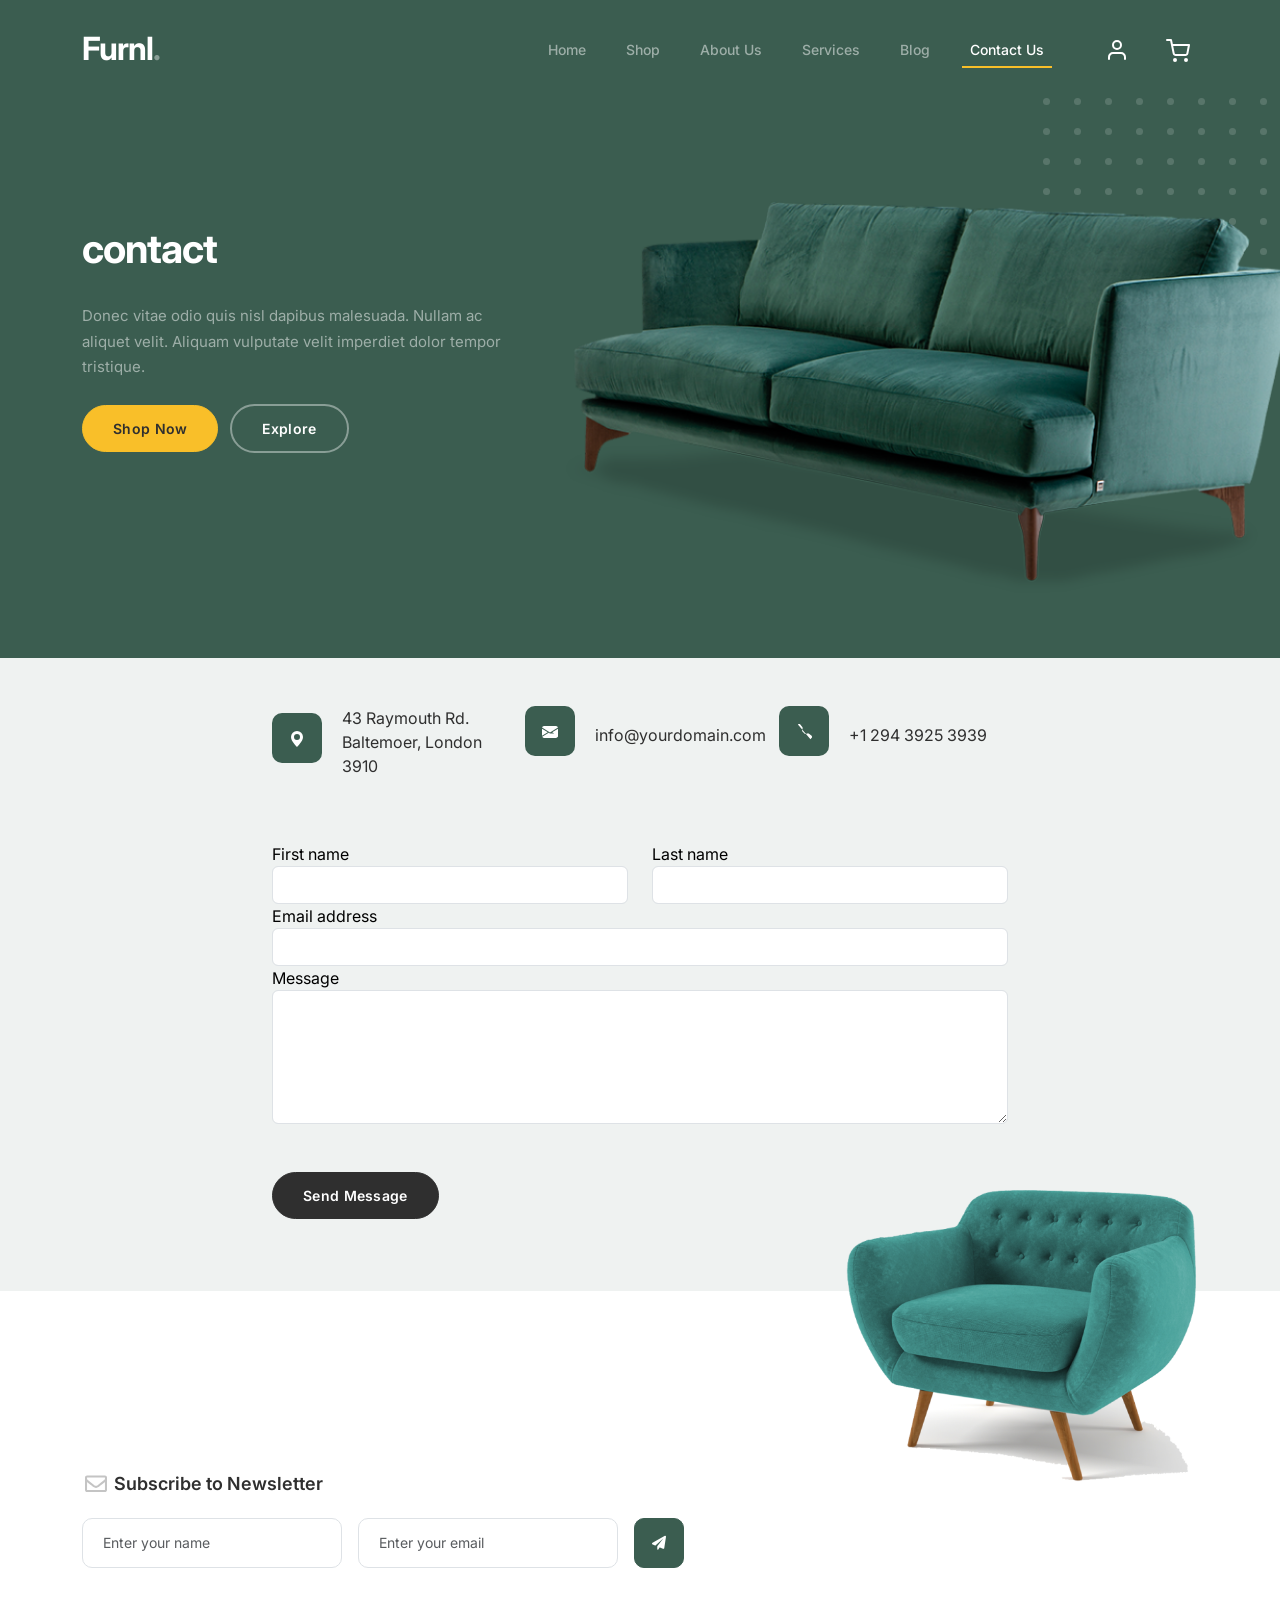
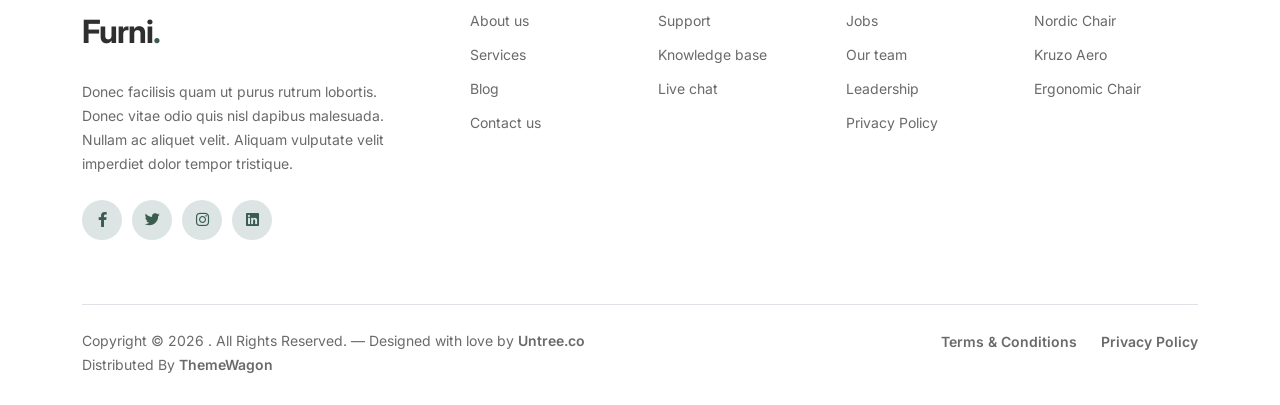
<file: contact.html>
<!DOCTYPE html>
<html lang="en">

<head>
    <meta charset="UTF-8">
    <meta name="viewport" content="width=device-width, initial-scale=1.0">
    <title>contact</title>
    <link rel="preconnect" href="https://fonts.googleapis.com">
    <link rel="preconnect" href="https://fonts.gstatic.com" crossorigin>
    <link href="https://fonts.googleapis.com/css2?family=Inter:wght@400;500;600;700&display=swap" rel="stylesheet">
    <link rel="stylesheet" href="styal/bootstrap.min.css">
    <link href="https://cdnjs.cloudflare.com/ajax/libs/font-awesome/6.0.0-beta3/css/all.min.css" rel="stylesheet">
    <link rel="stylesheet" href="styal/Style.css">
</head>

<body>
    <nav class="navbar navbar-dark navbar-expand-md custom-navbar">
        <div class="container">
            <a href="index.html" class="navbar-brand">Furnl<span>.</span></a>

            <button class="navbar-toggler" type="button" data-bs-toggle="collapse" data-bs-target="#navbarsFurni"><span
                    class="navbar-toggler-icon"></span>
            </button>

            <div class="collapse navbar-collapse" id="navbarsFurni">
                <ul class="custom-navbar-nav navbar-nav ms-auto mb-2 mb-md-0 gap-4 ">
                    <li class="nav-item "><a class="nav-link" href="index.html">Home</a></li>
                    <li class="nav-item"><a class="nav-link" href="shop.html">Shop</a></li>
                    <li class="nav-item"><a class="nav-link" href="about.html">About Us</a></li>
                    <li class="nav-item"><a class="nav-link" href="services.html">Services</a></li>
                    <li class="nav-item"><a class="nav-link" href="blog.html">Blog</a></li>
                    <li class="nav-item active"><a class="nav-link" href="contact.html">Contact Us</a></li>
                </ul>
                <ul class="custom-navbar-cta navbar-nav ms-5 gap-4">
                    <li class="nav-item"><a class="nav-link" href="#"><img src="images/user.svg" alt="User"></a></li>
                    <li class="nav-item"><a class="nav-link" href="cart.html"><img src="images/cart.svg" alt="Cart"></a>
                    </li>
                </ul>

            </div>
        </div>
    </nav>
    <div class="hero ">
        <div class="container">
            <div class="row justify-content-between align-items-center">
                <div class="col-lg-5 d-flex pb-5 align-content-center ">
                    <div class="intro-excerpt">
                        <h1 class="fs-1">contact</h1>
                        <p class="mb-4">Donec vitae odio quis nisl dapibus malesuada. Nullam ac aliquet velit. Aliquam
                            vulputate
                            velit imperdiet dolor tempor tristique.
                        </p>
                        <p>
                            <a href="#" class="btn btn-warning me-2 btn-y ">Shop Now</a>
                            <a href="#" class="btn btn-white-outline">Explore</a>
                        </p>
                    </div>
                </div>
                <div class="col-lg-7">
                    <div class="hero-img-wrap">
                        <img src="images/couch.png" class="img-fluid">
                    </div>
                </div>
            </div>
        </div>
    </div>
    <div class="untree_co-section py-5">
        <div class="container">
            <div class="block">
                <div class="row justify-content-center">
                    <div class="col-md-8 col-lg-8 pb-4">
                        <div class="row mb-5">
                            <!-- Address -->
                            <div class="col-lg-4">
                                <div class="service no-shadow align-items-center link horizontal d-flex active"
                                    data-aos="fade-left" data-aos-delay="0">
                                    <div class="service-icon color-1 mb-4">
                                        <svg xmlns="http://www.w3.org/2000/svg" width="16" height="16"
                                            fill="currentColor" class="bi bi-geo-alt-fill" viewBox="0 0 16 16">
                                            <path d="M8 16s6-5.686 6-10A6 6 0 0 0 2 6c0 4.314 6 10 6 10zm0-7a3 3 0 1 1 0-6 3 3 0 0 1 0 6z" />
                                        </svg>
                                    </div>
                                    <div class="service-contents">
                                        <p>43 Raymouth Rd. Baltemoer, London 3910</p>
                                    </div>
                                </div>
                            </div>
                            <!-- Email -->
                            <div class="col-lg-4">
                                <div class="service no-shadow align-items-center link horizontal d-flex active"
                                    data-aos="fade-left" data-aos-delay="0">
                                    <div class="service-icon color-1 mb-4">
                                        <svg xmlns="http://www.w3.org/2000/svg" width="16" height="16"
                                            fill="currentColor" class="bi bi-envelope-fill" viewBox="0 0 16 16">
                                            <path
                                                d="M.05 3.555A2 2 0 0 1 2 2h12a2 2 0 0 1 1.95 1.555L8 8.414.05 3.555zM0
4.697v7.104l5.803-3.558L0 4.697zM6.761 8.83l-6.57 4.027A2 2 0 0 0 2 14h12a2 2 0 0 0 1.808-1.144l6.57-4.027L8 9.586l-1.239-.757zm3.436-.586L16 11.801V4.697l-5.803 3.546z" />
                                        </svg>
                                    </div>
                                    <div class="service-contents">
                                        <p>info@yourdomain.com</p>
                                    </div>
                                </div>
                            </div>
                            <!-- Phone -->
                            <div class="col-lg-4">
                                <div class="service no-shadow align-items-center link horizontal d-flex active"
                                    data-aos="fade-left" data-aos-delay="0">
                                    <div class="service-icon color-1 mb-4">
                                        <svg xmlns="http://www.w3.org/2000/svg" width="16" height="16"
                                            fill="currentColor" class="bi bi-telephone-fill" viewBox="0 0 16 16">
                                            <path fill-rule="evenodd" d="M1.885.511a1.745 1.745 0 0 1 2.61.163L6.29
2.98c.329.423.445.974.315 1.494l-.547 2.19a.678.678 0 0 0 .178.643l2.457 2.457a.678.678 0 0 0
.644.178l2.189-.547a1.745 1.745 0 0 1 1.494.315l2.306 1.794c.829.645.905 1.87.163 2.611l-1.034 1.034c-
.74.74-1.846 1.065-2.877.702a18.634 18.634 0 0 1-7.01-4.42 18.634 18.634 0 0 1-4.42-7.009c-.362-1.03-
.037-2.137.703-2.877L1.885.511z" />
                                        </svg>
                                    </div>
                                    <div class="service-contents">
                                        <p>+1 294 3925 3939</p>
                                    </div>
                                </div>
                            </div>
                        </div>
                        <form>
                            <div class="row">
                                <div class="col-6">
                                    <label class="text-black" for="fname">First name</label>
                                    <input type="text" class="form-control" id="fname">
                                </div>
                                <div class="col-6">
                                    <label class="text-black" for="lname">Last name</label>
                                    <input type="text" class="form-control" id="lname">
                                </div>
                            </div>
                            <div>
                                <label class="text-black" for="email">Email address</label>
                                <input type="email" class="form-control" id="email">
                            </div>
                            <div class="mb-5">
                                <label class="text-black" for="message">Message</label>
                                <textarea class="form-control" id="message" cols="30" rows="5"></textarea>
                            </div>
                            <button type="submit" class="btn btn-success"> Send Message </button>
                        </form>
                    </div>
                </div>
            </div>
        </div>
    </div>
    <footer class="footer-section">
    <div class="container relative">
      <div class="sofa-img">
        <img src="images/sofa.png" alt="Image" class="img-fluid">
      </div>
      <!-- Subscription -->
      <div class="row">
        <div class="col-lg-8">
          <div class="subscription-form">
            <h3 class="d-flex align-items-center">
              <span class="me-1">
                <img src="images/envelope-outline.svg" alt="Image" class="img-fluid">
              </span>
              <span>Subscribe to Newsletter</span>
            </h3>
            <form action="#" class="row g-3">
              <div class="col-auto">
                <input type="text" class="form-control" placeholder="Enter your name">
              </div>
              <div class="col-auto">
                <input type="email" class="form-control" placeholder="Enter your email">
              </div>
              <div class="col-auto">
                <button class="btn btn-primary">
                  <span class="fa fa-paper-plane"></span>
                </button>
              </div>
            </form>
          </div>
        </div>
      </div>
      <div class="row g-5 mb-5">
        <div class="col-lg-4">
          <div class="mb-4 footer-logo-wrap">
            <a href="#" class="footer-logo">Furni<span>.</span></a>
          </div>
          <p class="mb-4">
            Donec facilisis quam ut purus rutrum lobortis. Donec vitae odio quis nisl dapibus malesuada.
            Nullam ac aliquet velit. Aliquam vulputate velit imperdiet dolor tempor tristique.
          </p>
          <ul class="list-unstyled custom-social">
            <li><a href="#"><span class="fa fa-brands fa-facebook-f"></span></a></li>
            <li><a href="#"><span class="fa fa-brands fa-twitter"></span></a></li>
            <li><a href="#"><span class="fa fa-brands fa-instagram"></span></a></li>
            <li><a href="#"><span class="fa fa-brands fa-linkedin"></span></a></li>
          </ul>
        </div>
        <div class="col-lg-8">
          <div class="row links-wrap">
            <div class="col-6 col-sm-6 col-md-3">
              <ul class="list-unstyled">
                <li><a href="#">About us</a></li>
                <li><a href="#">Services</a></li>
                <li><a href="#">Blog</a></li>
                <li><a href="#">Contact us</a></li>
              </ul>
            </div>
            <div class="col-6 col-sm-6 col-md-3">
              <ul class="list-unstyled">
                <li><a href="#">Support</a></li>
                <li><a href="#">Knowledge base</a></li>
                <li><a href="#">Live chat</a></li>
              </ul>
            </div>
            <div class="col-6 col-sm-6 col-md-3">
              <ul class="list-unstyled">
                <li><a href="#">Jobs</a></li>
                <li><a href="#">Our team</a></li>
                <li><a href="#">Leadership</a></li>
                <li><a href="#">Privacy Policy</a></li>
              </ul>
            </div>
            <div class="col-6 col-sm-6 col-md-3">
              <ul class="list-unstyled">
                <li><a href="#">Nordic Chair</a></li>
                <li><a href="#">Kruzo Aero</a></li>
                <li><a href="#">Ergonomic Chair</a></li>
              </ul>
            </div>
          </div>
        </div>
      </div>
      <div class="border-top copyright">
        <div class="row pt-4">
          <div class="col-lg-6">
            <p class="mb-2 text-center text-lg-start">
              Copyright &copy;
              <script>document.write(new Date().getFullYear());</script>
              . All Rights Reserved. — Designed with love by
              <a href="https://untree.co">Untree.co</a>
              Distributed By
              <a href="https://themewagon.com">ThemeWagon</a>
            </p>
          </div>
          <div class="col-lg-6 text-center text-lg-end">
            <ul class="list-unstyled d-inline-flex ms-auto">
              <li class="me-4"><a href="#">Terms &amp; Conditions</a></li>
              <li><a href="#">Privacy Policy</a></li>
            </ul>
          </div>
        </div>
      </div>
    </div>
  </footer>


</body>

</html>
</file>
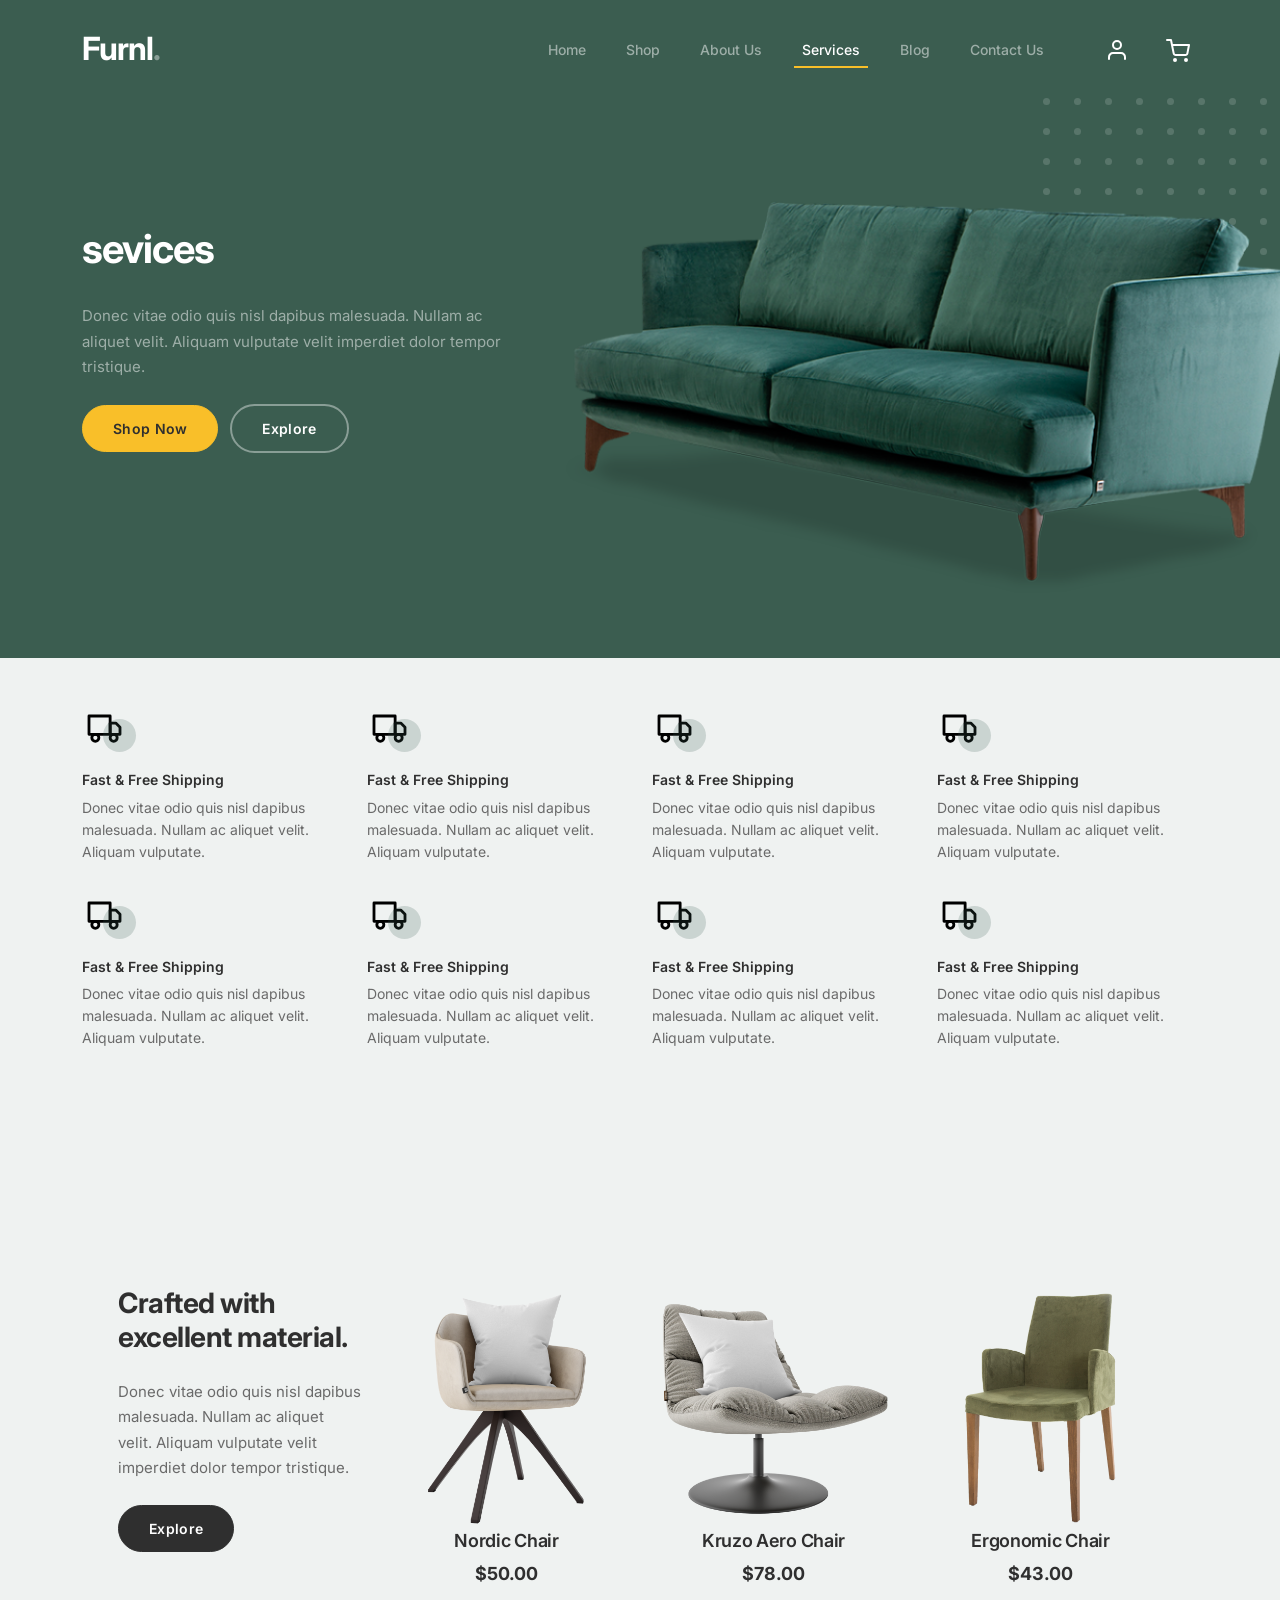
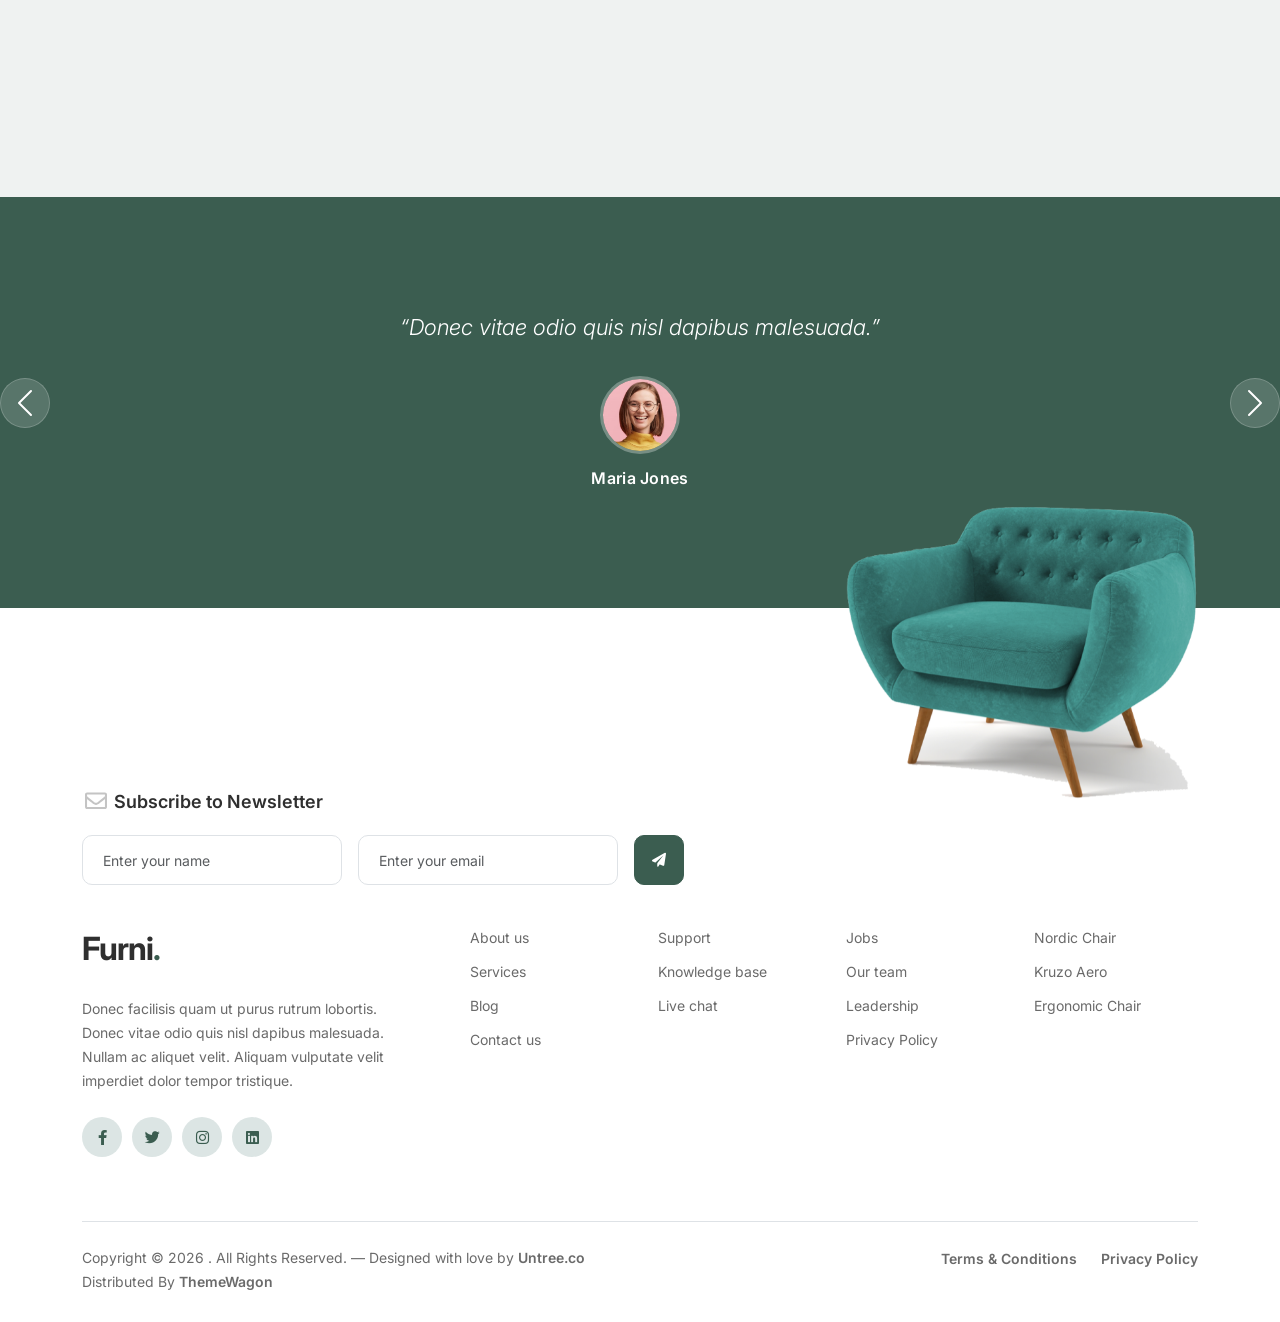
<file: services.html>
<!DOCTYPE html>
<html lang="en">

<head>
    <meta charset="UTF-8">
    <meta name="viewport" content="width=device-width, initial-scale=1.0">
    <title>service</title>
    <link rel="preconnect" href="https://fonts.googleapis.com">
    <link rel="preconnect" href="https://fonts.gstatic.com" crossorigin>
    <link href="https://fonts.googleapis.com/css2?family=Inter:wght@400;500;600;700&display=swap" rel="stylesheet">
    <link rel="stylesheet" href="styal/bootstrap.min.css">
    <link href="https://cdnjs.cloudflare.com/ajax/libs/font-awesome/6.0.0-beta3/css/all.min.css" rel="stylesheet">
    <link rel="stylesheet" href="styal/Style.css">
</head>

<body>
    <nav class="navbar navbar-dark navbar-expand-md custom-navbar">
        <div class="container">
            <a href="index.html" class="navbar-brand">Furnl<span>.</span></a>

            <button class="navbar-toggler" type="button" data-bs-toggle="collapse" data-bs-target="#navbarsFurni"><span
                    class="navbar-toggler-icon"></span>
            </button>

            <div class="collapse navbar-collapse" id="navbarsFurni">
                <ul class="custom-navbar-nav navbar-nav ms-auto mb-2 mb-md-0 gap-4 ">
                    <li class="nav-item "><a class="nav-link" href="index.html">Home</a></li>
                    <li class="nav-item"><a class="nav-link" href="shop.html">Shop</a></li>
                    <li class="nav-item"><a class="nav-link" href="about.html">About Us</a></li>
                    <li class="nav-item active"><a class="nav-link" href="services.html">Services</a></li>
                    <li class="nav-item"><a class="nav-link" href="blog.html">Blog</a></li>
                    <li class="nav-item"><a class="nav-link" href="contact.html">Contact Us</a></li>
                </ul>
                <ul class="custom-navbar-cta navbar-nav ms-5 gap-4">
                    <li class="nav-item"><a class="nav-link" href="#"><img src="images/user.svg" alt="User"></a></li>
                    <li class="nav-item"><a class="nav-link" href="cart.html"><img src="images/cart.svg" alt="Cart"></a>
                    </li>
                    </u>
            </div>
        </div>
    </nav>
    <div class="hero ">
        <div class="container">
            <div class="row justify-content-between align-items-center">
                <div class="col-lg-5 d-flex pb-5 align-content-center ">
                    <div class="intro-excerpt">
                        <h1 class="fs-1">sevices</h1>
                        <p class="mb-4">Donec vitae odio quis nisl dapibus malesuada. Nullam ac aliquet velit. Aliquam
                            vulputate
                            velit imperdiet dolor tempor tristique.
                        </p>
                        <p>
                            <a href="#" class="btn btn-warning me-2 btn-y ">Shop Now</a>
                            <a href="#" class="btn btn-white-outline">Explore</a>
                        </p>
                    </div>
                </div>
                <div class="col-lg-7">
                    <div class="hero-img-wrap">
                        <img src="images/couch.png" class="img-fluid">
                    </div>
                </div>
            </div>
        </div>
    </div>
    <div class="why-choose-us">
        <div class="container">
            <div class="row my-5">
                <div class="col-6 col-md-3">
                    <div class="feature">
                        <div class="icon">
                            <img src="images/truck.svg" alt="Fast & Free Shipping" class="img-fluid">
                        </div>
                        <h3>Fast &amp; Free Shipping</h3>
                        <p>Donec vitae odio quis nisl dapibus malesuada. Nullam ac aliquet velit. Aliquam vulputate.</p>
                    </div>
                </div>
                <div class="col-6 col-md-3">
                    <div class="feature">
                        <div class="icon">
                            <img src="images/truck.svg" alt="Fast & Free Shipping" class="img-fluid">
                        </div>
                        <h3>Fast &amp; Free Shipping</h3>
                        <p>Donec vitae odio quis nisl dapibus malesuada. Nullam ac aliquet velit. Aliquam vulputate.</p>
                    </div>
                </div>
                <div class="col-6 col-md-3">
                    <div class="feature">
                        <div class="icon">
                            <img src="images/truck.svg" alt="Fast & Free Shipping" class="img-fluid">
                        </div>
                        <h3>Fast &amp; Free Shipping</h3>
                        <p>Donec vitae odio quis nisl dapibus malesuada. Nullam ac aliquet velit. Aliquam vulputate.</p>
                    </div>
                </div>
                <div class="col-6 col-md-3">
                    <div class="feature">
                        <div class="icon">
                            <img src="images/truck.svg" alt="Fast & Free Shipping" class="img-fluid">
                        </div>
                        <h3>Fast &amp; Free Shipping</h3>
                        <p>Donec vitae odio quis nisl dapibus malesuada. Nullam ac aliquet velit. Aliquam vulputate.</p>
                    </div>
                </div>
                <div class="col-6 col-md-3">
                    <div class="feature">
                        <div class="icon">
                            <img src="images/truck.svg" alt="Fast & Free Shipping" class="img-fluid">
                        </div>
                        <h3>Fast &amp; Free Shipping</h3>
                        <p>Donec vitae odio quis nisl dapibus malesuada. Nullam ac aliquet velit. Aliquam vulputate.</p>
                    </div>
                </div>
                <div class="col-6 col-md-3">
                    <div class="feature">
                        <div class="icon">
                            <img src="images/truck.svg" alt="Fast & Free Shipping" class="img-fluid">
                        </div>
                        <h3>Fast &amp; Free Shipping</h3>
                        <p>Donec vitae odio quis nisl dapibus malesuada. Nullam ac aliquet velit. Aliquam vulputate.</p>
                    </div>
                </div>
                <div class="col-6 col-md-3">
                    <div class="feature">
                        <div class="icon">
                            <img src="images/truck.svg" alt="Fast & Free Shipping" class="img-fluid">
                        </div>
                        <h3>Fast &amp; Free Shipping</h3>
                        <p>Donec vitae odio quis nisl dapibus malesuada. Nullam ac aliquet velit. Aliquam vulputate.</p>
                    </div>
                </div>
                <div class="col-6 col-md-3">
                    <div class="feature">
                        <div class="icon">
                            <img src="images/truck.svg" alt="Fast & Free Shipping" class="img-fluid">
                        </div>
                        <h3>Fast &amp; Free Shipping</h3>
                        <p>Donec vitae odio quis nisl dapibus malesuada. Nullam ac aliquet velit. Aliquam vulputate.</p>
                    </div>
                </div>
            </div>
        </div>
    </div>
    <div class="product-section">
    <div class="container p-5">
      <div class="row">

        <!-- Start Column 1 -->
        <div class="col-md-12 col-lg-3 mb-5 mb-lg-0">
          <h2 class="mb-4 section-title">Crafted with excellent material.</h2>
          <p class="mb-4">Donec vitae odio quis nisl dapibus malesuada. Nullam ac aliquet velit. Aliquam vulputate velit
            imperdiet dolor tempor tristique. </p>
          <p><a href="shop.html" class="btn">Explore</a></p>
        </div>

        <!-- End Column 1 -->

        <!-- Start Column 2 -->
        <div class="col-12 col-md-4 col-lg-3 mb-5 mb-md-0">
          <a class="product-item" href="cart.html">
            <img src="images/product-1.png" class="img-fluid product-thumbnail">
            <h3 class="product-title">Nordic Chair</h3>
            <strong class="product-price">$50.00</strong>

            <span class="icon-cross">
              <img src="images/cross.svg" class="img-fluid">
            </span>
          </a>
        </div>
        <!-- End Column 2 -->

        <!-- Start Column 3 -->
        <div class="col-12 col-md-4 col-lg-3 mb-5 mb-md-0">
          <a class="product-item" href="cart.html">
            <img src="images/product-2.png" class="img-fluid product-thumbnail">
            <h3 class="product-title">Kruzo Aero Chair</h3>
            <strong class="product-price">$78.00</strong>

            <span class="icon-cross">
              <img src="images/cross.svg" class="img-fluid">
            </span>
          </a>
        </div>
        <!-- End Column 3 -->

        <!-- Start Column 4 -->
        <div class="col-12 col-md-4 col-lg-3 mb-5 mb-md-0">
          <a class="product-item" href="cart.html">
            <img src="images/product-3.png" class="img-fluid product-thumbnail">
            <h3 class="product-title">Ergonomic Chair</h3>
            <strong class="product-price">$43.00</strong>

            <span class="icon-cross">
              <img src="images/cross.svg" class="img-fluid">
            </span>
          </a>
        </div>
        <!-- End Column 4 -->

      </div>
    </div>
  </div>
  <div id="testimonialCarousel" class="carousel slide" data-bs-ride="carousel">
    <div class="carousel-inner text-center">
      <div class="carousel-item active">
        <blockquote>
          <p>“Donec vitae odio quis nisl dapibus malesuada.”</p>
        </blockquote>
        <img src="images/person-1.png" class="rounded-circle" width="80" alt="Maria Jones">
        <h5>Maria Jones</h5>
      </div>
      <div class="carousel-item">
        <blockquote>
          <p>“Aliquam vulputate velit imperdiet dolor tempor tristique.”</p>
        </blockquote>
        <img src="images/person_2.jpg" class="rounded-circle" width="80" alt="John Smith">
        <h5>John Smith</h5>
      </div>
    </div>
    <button class="carousel-control-prev" data-bs-target="#testimonialCarousel" data-bs-slide="prev">
      <span class="carousel-control-prev-icon"></span>
    </button>
    <button class="carousel-control-next" data-bs-target="#testimonialCarousel" data-bs-slide="next">
      <span class="carousel-control-next-icon"></span>
    </button>
  </div>
  <footer class="footer-section">
    <div class="container relative">
      <div class="sofa-img">
        <img src="images/sofa.png" alt="Image" class="img-fluid">
      </div>
      <!-- Subscription -->
      <div class="row">
        <div class="col-lg-8">
          <div class="subscription-form">
            <h3 class="d-flex align-items-center">
              <span class="me-1">
                <img src="images/envelope-outline.svg" alt="Image" class="img-fluid">
              </span>
              <span>Subscribe to Newsletter</span>
            </h3>
            <form action="#" class="row g-3">
              <div class="col-auto">
                <input type="text" class="form-control" placeholder="Enter your name">
              </div>
              <div class="col-auto">
                <input type="email" class="form-control" placeholder="Enter your email">
              </div>
              <div class="col-auto">
                <button class="btn btn-primary">
                  <span class="fa fa-paper-plane"></span>
                </button>
              </div>
            </form>
          </div>
        </div>
      </div>
      <div class="row g-5 mb-5">
        <div class="col-lg-4">
          <div class="mb-4 footer-logo-wrap">
            <a href="#" class="footer-logo">Furni<span>.</span></a>
          </div>
          <p class="mb-4">
            Donec facilisis quam ut purus rutrum lobortis. Donec vitae odio quis nisl dapibus malesuada.
            Nullam ac aliquet velit. Aliquam vulputate velit imperdiet dolor tempor tristique.
          </p>
          <ul class="list-unstyled custom-social">
            <li><a href="#"><span class="fa fa-brands fa-facebook-f"></span></a></li>
            <li><a href="#"><span class="fa fa-brands fa-twitter"></span></a></li>
            <li><a href="#"><span class="fa fa-brands fa-instagram"></span></a></li>
            <li><a href="#"><span class="fa fa-brands fa-linkedin"></span></a></li>
          </ul>
        </div>
        <div class="col-lg-8">
          <div class="row links-wrap">
            <div class="col-6 col-sm-6 col-md-3">
              <ul class="list-unstyled">
                <li><a href="#">About us</a></li>
                <li><a href="#">Services</a></li>
                <li><a href="#">Blog</a></li>
                <li><a href="#">Contact us</a></li>
              </ul>
            </div>
            <div class="col-6 col-sm-6 col-md-3">
              <ul class="list-unstyled">
                <li><a href="#">Support</a></li>
                <li><a href="#">Knowledge base</a></li>
                <li><a href="#">Live chat</a></li>
              </ul>
            </div>
            <div class="col-6 col-sm-6 col-md-3">
              <ul class="list-unstyled">
                <li><a href="#">Jobs</a></li>
                <li><a href="#">Our team</a></li>
                <li><a href="#">Leadership</a></li>
                <li><a href="#">Privacy Policy</a></li>
              </ul>
            </div>
            <div class="col-6 col-sm-6 col-md-3">
              <ul class="list-unstyled">
                <li><a href="#">Nordic Chair</a></li>
                <li><a href="#">Kruzo Aero</a></li>
                <li><a href="#">Ergonomic Chair</a></li>
              </ul>
            </div>
          </div>
        </div>
      </div>
      <div class="border-top copyright">
        <div class="row pt-4">
          <div class="col-lg-6">
            <p class="mb-2 text-center text-lg-start">
              Copyright &copy;
              <script>document.write(new Date().getFullYear());</script>
              . All Rights Reserved. — Designed with love by
              <a href="https://untree.co">Untree.co</a>
              Distributed By
              <a href="https://themewagon.com">ThemeWagon</a>
            </p>
          </div>
          <div class="col-lg-6 text-center text-lg-end">
            <ul class="list-unstyled d-inline-flex ms-auto">
              <li class="me-4"><a href="#">Terms &amp; Conditions</a></li>
              <li><a href="#">Privacy Policy</a></li>
            </ul>
          </div>
        </div>
      </div>
    </div>
  </footer>

</body>

</html>
</file>
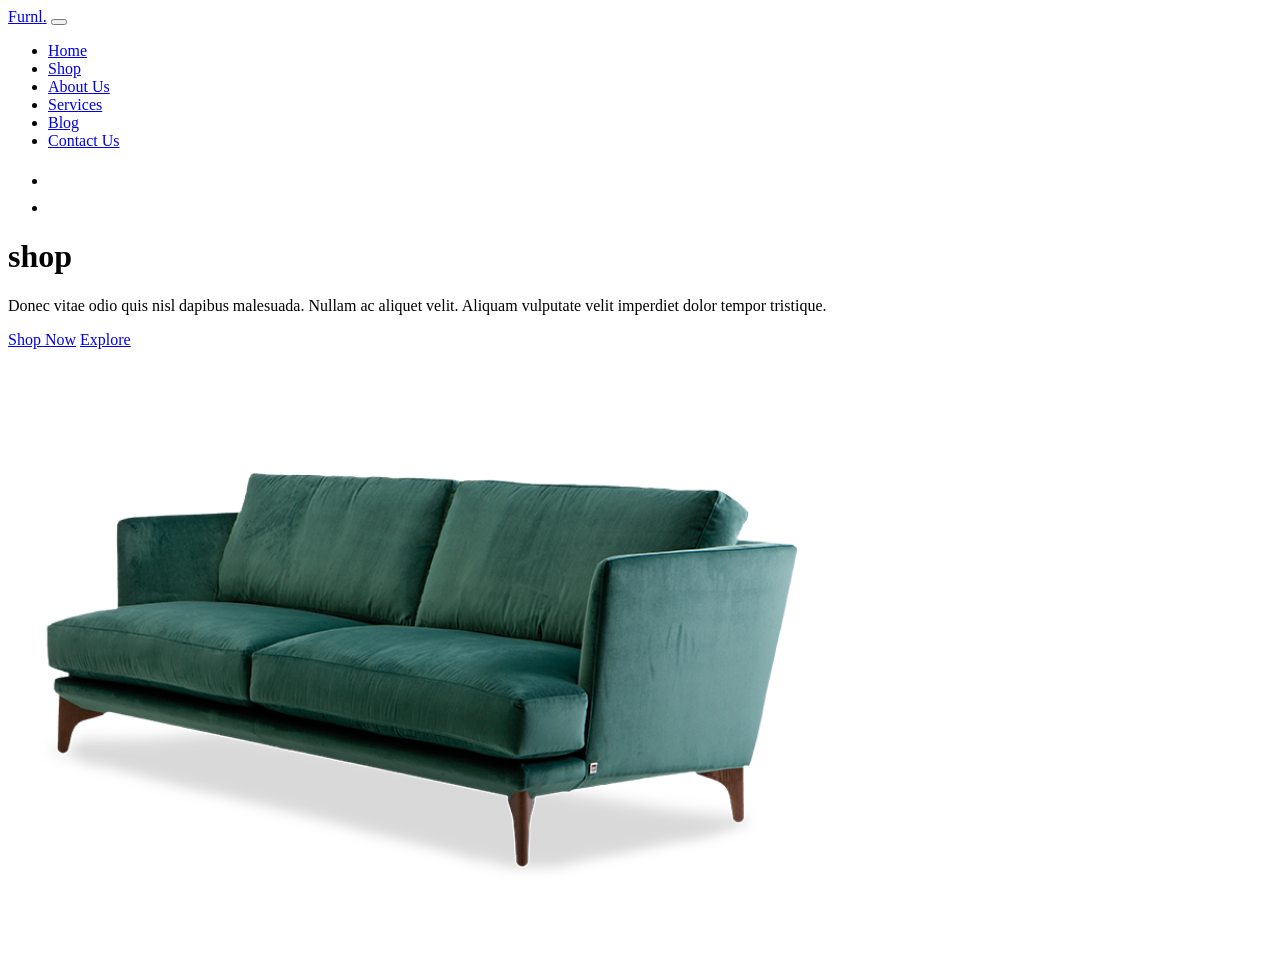
<file: shop.html>
<!DOCTYPE html>
<html lang="en">
<head>
    <meta charset="UTF-8">
    <meta name="viewport" content="width=device-width, initial-scale=1.0">
    <title>shop</title>
</head>
<body>
    <nav class="navbar navbar-dark navbar-expand-md custom-navbar">
        <div class="container">
            <a href="index.html" class="navbar-brand">Furnl<span>.</span></a>

            <button class="navbar-toggler" type="button" data-bs-toggle="collapse" data-bs-target="#navbarsFurni"><span
                    class="navbar-toggler-icon"></span>
            </button>

            <div class="collapse navbar-collapse" id="navbarsFurni">
                <ul class="custom-navbar-nav navbar-nav ms-auto mb-2 mb-md-0 gap-4 ">
                    <li class="nav-item"><a class="nav-link" href="index.html">Home</a></li>
                    <li class="nav-item active"><a class="nav-link" href="shop.html">Shop</a></li>
                    <li class="nav-item"><a class="nav-link" href="about.html">About Us</a></li>
                    <li class="nav-item"><a class="nav-link" href="services.html">Services</a></li>
                    <li class="nav-item"><a class="nav-link" href="blog.html">Blog</a></li>
                    <li class="nav-item"><a class="nav-link" href="contact.html">Contact Us</a></li>
                </ul>
                <ul class="custom-navbar-cta navbar-nav ms-5 gap-4">
                    <li class="nav-item"><a class="nav-link" href="#"><img src="images/user.svg" alt="User"></a></li>
                    <li class="nav-item"><a class="nav-link" href="cart.html"><img src="images/cart.svg" alt="Cart"></a>
                    </li>
                    </ul>
            </div>
        </div>
    </nav>
    <div class="hero ">
        <div class="container">
            <div class="row justify-content-between align-items-center">
                <div class="col-lg-5 d-flex pb-5 align-content-center ">
                    <div class="intro-excerpt">
                        <h1 class="fs-1">shop</h1>
                        <p class="mb-4">Donec vitae odio quis nisl dapibus malesuada. Nullam ac aliquet velit. Aliquam
                            vulputate
                            velit imperdiet dolor tempor tristique.
                        </p>
                        <p>
                            <a href="#" class="btn btn-warning me-2 btn-y ">Shop Now</a>
                            <a href="#" class="btn btn-white-outline">Explore</a>
                        </p>
                    </div>
                </div>
                <div class="col-lg-7">
                    <div class="hero-img-wrap">
                        <img src="images/couch.png" class="img-fluid">
                    </div>
                </div>
            </div>
        </div>
    </div>
    
    
</body>
</html>
</file>
<file: styal/Style.css>
/* ===== Global ===== */
* {
    margin: 0;
    padding: 0;
    box-sizing: border-box;
}

html {
    scroll-behavior: smooth;
}

body {
    font-family: 'Inter', sans-serif;
    color: #2f2f2f;
    overflow-x: hidden;
    background: #eff2f1;
}

/* ===== Section Title ===== */
.section-title {
    font-size: 28px;
    font-weight: 700;
    color: #2f2f2f;
    letter-spacing: -0.5px;
}

/* ===== Navbar ===== */
.custom-navbar {
    background-color: #3b5d50;
    padding: 20px 0;
    transition: all 0.3s ease;
}

.custom-navbar .navbar-brand {
    font-size: 32px;
    font-weight: 700;
    letter-spacing: -1px;
}

.custom-navbar .navbar-brand span {
    opacity: 0.4;
}

.custom-navbar .custom-navbar-nav li a {
    color: #ffffff;
    opacity: 0.5;
    font-weight: 500;
    font-size: 14px;
    transition: all 0.3s ease;
    position: relative;
    padding-bottom: 8px;
}

.custom-navbar .custom-navbar-nav li a::after {
    content: "";
    position: absolute;
    width: 0;
    height: 2px;
    background: #f9bf29;
    bottom: 0;
    left: 50%;
    transform: translateX(-50%);
    transition: width 0.3s ease;
}

.custom-navbar .custom-navbar-nav li a:hover::after,
.custom-navbar .custom-navbar-nav li.active a::after {
    width: 100%;
}

.custom-navbar .custom-navbar-nav li a:hover,
.custom-navbar .custom-navbar-nav li.active a {
    opacity: 1;
}

.custom-navbar .custom-navbar-cta a {
    transition: transform 0.3s ease;
}

.custom-navbar .custom-navbar-cta a:hover {
    transform: scale(1.1);
}

/* ===== Hero ===== */
.hero {
    background: #3b5d50;
    padding: calc(4rem - 70px) 0 0 0;
    overflow: hidden;
}

.hero .intro-excerpt {
    position: relative;
    z-index: 4;
}

.hero h1 {
    font-weight: 700;
    color: #ffffff;
    margin-bottom: 30px;
    font-size: 42px;
    line-height: 1.2;
    letter-spacing: -1px;
}

.hero h1 span {
    display: block;
}

.hero p {
    color: rgba(255, 255, 255, 0.5);
    margin-bottom: 30px;
    font-size: 15px;
    line-height: 1.7;
}

.hero .hero-img-wrap {
    position: relative;
}

.hero .hero-img-wrap img {
    position: relative;
    top: 0;
    right: 0;
    left: -20px;
    z-index: 2;
    max-width: 780px;
}

.hero .hero-img-wrap:after {
    content: "";
    position: absolute;
    width: 255px;
    height: 217px;
    background-image: url("../images/dots-light.svg");
    background-size: contain;
    background-repeat: no-repeat;
    right: -100px;
    top: 0;
}

/* ===== Buttons ===== */
.btn {
    font-weight: 600;
    padding: 12px 30px;
    border-radius: 30px;
    color: #ffffff;
    background: #2f2f2f;
    border-color: #2f2f2f;
    font-size: 14px;
    letter-spacing: 0.3px;
    transition: all 0.3s ease;
}

.btn:hover {
    transform: translateY(-2px);
    box-shadow: 0 5px 15px rgba(0, 0, 0, 0.15);
    color: #ffffff;
}

.btn.btn-warning {
    color: #2f2f2f;
    background: #f9bf29;
    border-color: #f9bf29;
}

.btn.btn-warning:hover {
    background: #e5ae1e;
    border-color: #e5ae1e;
    color: #2f2f2f;
    box-shadow: 0 5px 20px rgba(249, 191, 41, 0.4);
}

.btn.btn-white-outline {
    background: transparent;
    border: 2px solid rgba(255, 255, 255, 0.4);
    color: #ffffff;
}

.btn.btn-white-outline:hover {
    background: #ffffff;
    color: #2f2f2f;
    border-color: #ffffff;
}

/* ===== Product Section ===== */
.product-section {
    padding: 7rem 0;
}

.product-section p {
    color: #6a6a6a;
    font-size: 15px;
    line-height: 1.7;
}

.product-item {
    text-align: center;
    position: relative;
    padding-bottom: 50px;
    text-decoration: none;
    display: block;
    transition: all 0.3s ease;
}

.product-item .product-thumbnail {
    transition: transform 0.3s ease;
}

.product-item .product-title {
    color: #2f2f2f;
    font-size: 18px;
    font-weight: 600;
    letter-spacing: -0.3px;
}

.product-item .product-price {
    color: #2f2f2f;
    font-size: 18px;
    font-weight: 700;
    display: block;
    margin-top: 5px;
}

.product-item:hover .product-thumbnail {
    transform: translateY(-20px);
}

.product-item::before {
    content: "";
    position: absolute;
    top: 20px;
    left: 50%;
    transform: translateX(-50%);
    width: 80%;
    height: 55%;
    background: #dce5e4;
    border-radius: 20px;
    z-index: -1;
    opacity: 0;
    transition: opacity 0.3s ease;
}

.product-item:hover::before {
    opacity: 1;
}

.icon-cross {
    width: 35px;
    height: 35px;
    background: #2f2f2f;
    border-radius: 50%;
    position: absolute;
    bottom: 10px;
    left: 50%;
    transform: translateX(-50%);
    display: flex;
    align-items: center;
    justify-content: center;
    opacity: 0;
    transition: all 0.3s ease;
}

.icon-cross:hover {
    background: #3b5d50;
}

.product-item:hover .icon-cross {
    opacity: 1;
}

/* ===== Why Choose Us ===== */
.why-choose-section {
    padding: 7rem 0;
}

.why-choose-section p {
    color: #6a6a6a;
    font-size: 15px;
    line-height: 1.7;
}

.why-choose-section .img-wrap {
    position: relative;
}

.why-choose-section .img-wrap:before {
    position: absolute;
    content: "";
    width: 255px;
    height: 217px;
    background-image: url("../images/dots-yellow.svg");
    background-repeat: no-repeat;
    background-size: contain;
    transform: translate(-40%, -40%);
    z-index: -1;
}

.why-choose-section .img-wrap img {
    border-radius: 20px;
    box-shadow: 0 20px 50px rgba(0, 0, 0, 0.08);
}

/* Features */
.feature {
    margin-bottom: 30px;
    transition: transform 0.3s ease;
}

.feature:hover {
    transform: translateY(-3px);
}

.feature .icon {
    display: inline-block;
    position: relative;
    margin-bottom: 20px;
}

.feature .icon:before {
    content: "";
    width: 33px;
    height: 33px;
    position: absolute;
    background: rgba(59, 93, 80, 0.2);
    border-radius: 50%;
    right: -8px;
    bottom: 0;
}

.feature h3 {
    font-size: 14px;
    font-weight: 600;
    color: #2f2f2f;
    margin-bottom: 8px;
}

.feature p {
    font-size: 14px;
    line-height: 22px;
    color: #6a6a6a;
}

/* ===== Testimonials ===== */
#testimonialCarousel {
    padding: 5rem 0;
    background: #3b5d50;
    position: relative;
}

#testimonialCarousel .carousel-inner {
    max-width: 700px;
    margin: 0 auto;
    padding: 2rem 0;
}

#testimonialCarousel blockquote p {
    font-size: 22px;
    font-style: italic;
    color: #ffffff;
    line-height: 1.7;
    margin-bottom: 30px;
    font-weight: 300;
}

#testimonialCarousel .rounded-circle {
    border: 3px solid rgba(255, 255, 255, 0.3);
    object-fit: cover;
}

#testimonialCarousel h5 {
    font-size: 16px;
    font-weight: 600;
    color: #ffffff;
    margin-top: 15px;
    letter-spacing: 0.3px;
}

.carousel-control-prev,
.carousel-control-next {
    width: 50px;
    height: 50px;
    background: rgba(255, 255, 255, 0.15);
    border-radius: 50%;
    top: 50%;
    transform: translateY(-50%);
    opacity: 1;
    transition: all 0.3s ease;
    border: 1px solid rgba(255, 255, 255, 0.2);
}

.carousel-control-prev:hover,
.carousel-control-next:hover {
    background: rgba(255, 255, 255, 0.3);
    opacity: 1;
}

/* ===== Blog Section ===== */
.blog-section {
    padding: 7rem 0 12rem;
}

.blog-section .more {
    color: #2f2f2f;
    text-decoration: none;
    font-weight: 600;
    font-size: 14px;
    transition: 0.3s all ease;
    position: relative;
}

.blog-section .more::after {
    content: "→";
    margin-left: 5px;
    transition: margin-left 0.3s ease;
}

.blog-section .more:hover {
    color: #3b5d50;
}

.blog-section .more:hover::after {
    margin-left: 10px;
}

.blog-section .post-entry a {
    text-decoration: none;
    color: #2f2f2f;
}

.blog-section .post-entry .post-thumbnail {
    display: block;
    margin-bottom: 20px;
    overflow: hidden;
    border-radius: 20px;
}

.blog-section .post-entry .post-thumbnail img {
    border-radius: 20px;
    transition: 0.3s all ease;
    width: 100%;
    aspect-ratio: 4/3;
    object-fit: cover;
}

.blog-section .post-entry .post-content-entry {
    padding: 10px 5px 0;
}

.blog-section .post-entry .post-content-entry h3 {
    font-size: 16px;
    font-weight: 600;
    margin-bottom: 7px;
    line-height: 1.5;
}

.blog-section .post-entry .post-content-entry h3 a {
    color: #2f2f2f;
    transition: 0.3s all ease;
}

.blog-section .post-entry .post-content-entry h3 a:hover {
    color: #3b5d50;
}

.blog-section .post-entry .post-content-entry .meta {
    font-size: 13px;
    color: #ababab;
}

.blog-section .post-entry .post-content-entry .meta a {
    font-weight: 600;
    color: #ababab;
    transition: 0.3s all ease;
}

.blog-section .post-entry .post-content-entry .meta a:hover {
    color: #3b5d50;
}

.blog-section .post-entry:hover .post-thumbnail img {
    transform: scale(1.05);
    opacity: 0.85;
}

/* ===== Footer Section ===== */
.footer-section {
    padding: 80px 0 0;
    background: #ffffff;
}

.footer-section .relative {
    position: relative;
}

.footer-section .sofa-img {
    position: absolute;
    top: -200px;
    right: 0;
    z-index: 1;
}

.footer-section .sofa-img img {
    max-width: 380px;
}

.footer-section a {
    text-decoration: none;
    color: #2f2f2f;
    transition: .3s all ease;
}

.footer-section a:hover {
    color: #3b5d50;
}

/* Subscription Form */
.footer-section .subscription-form {
    margin-bottom: 40px;
    position: relative;
    z-index: 2;
    margin-top: 100px;
}

.footer-section .subscription-form h3 {
    font-size: 18px;
    font-weight: 600;
    color: #2f2f2f;
    margin-bottom: 20px;
}

.footer-section .subscription-form .form-control {
    height: 50px;
    border-radius: 10px;
    border: 1px solid #dee2e6;
    padding: 10px 20px;
    font-size: 14px;
    transition: all 0.3s ease;
}

.footer-section .subscription-form .form-control:focus {
    border-color: #3b5d50;
    box-shadow: 0 0 0 3px rgba(59, 93, 80, 0.1);
}

.footer-section .subscription-form .btn-primary {
    background: #3b5d50;
    border-color: #3b5d50;
    height: 50px;
    width: 50px;
    border-radius: 10px;
    display: flex;
    align-items: center;
    justify-content: center;
    padding: 0;
    transition: all 0.3s ease;
}

.footer-section .subscription-form .btn-primary:hover {
    background: #2f4f42;
    border-color: #2f4f42;
    transform: translateY(-2px);
    box-shadow: 0 5px 15px rgba(59, 93, 80, 0.3);
}

/* Footer Logo */
.footer-logo {
    font-size: 32px;
    font-weight: 700;
    color: #2f2f2f !important;
    letter-spacing: -1px;
}

.footer-logo span {
    color: #3b5d50;
}

/* Footer Text */
.footer-section p {
    font-size: 14px;
    line-height: 24px;
    color: #6a6a6a;
}

/* Social Icons */
.custom-social {
    display: flex;
    gap: 10px;
    padding: 0;
    list-style: none;
}

.custom-social li a {
    width: 40px;
    height: 40px;
    border-radius: 50%;
    background: #dce5e4;
    display: flex;
    align-items: center;
    justify-content: center;
    color: #3b5d50 !important;
    font-size: 15px;
    transition: all 0.3s ease;
}

.custom-social li a:hover {
    background: #3b5d50;
    color: #ffffff !important;
    transform: translateY(-3px);
    box-shadow: 0 5px 15px rgba(59, 93, 80, 0.3);
}

/* Footer Links */
.footer-section .links-wrap ul li {
    margin-bottom: 10px;
}

.footer-section .links-wrap ul li a {
    font-size: 14px;
    color: #6a6a6a;
    transition: all 0.3 ease;
}

.footer-section .links-wrap ul li a:hover {
    color: #3b5d50;
    padding-left: 3px;
}

/* Copyright */
.footer-section .copyright {
    border-color: #dee2e6 !important;
    padding-bottom: 20px;
}

.footer-section .copyright p {
    font-size: 14px;
    color: #6a6a6a;
}

.footer-section .copyright a {
    color: #6a6a6a;
    font-weight: 600;
}

.footer-section .copyright a:hover {
    color: #3b5d50;
}

.footer-section .copyright ul li a {
    font-size: 14px;
    color: #6a6a6a;
}

why-choose-section {
    padding: 7rem 0;
}

.why-choose-section .img-wrap {
    position: relative;
}

.why-choose-section .img-wrap::before {
    position: absolute;
    content: "";
    width: 255px;
    height: 217px;
    background-image: url("../images/dots-yellow.svg");
    background-repeat: no-repeat;
    background-size: contain;
    transform: translate(-40%, -40%);
    z-index: -1;
}

.why-choose-section .img-wrap img {
    border-radius: 20px;
}

.feature {
    margin-bottom: 30px;
}


.feature .icon {
    display: inline-block;
    position: relative;
    margin-bottom: 20px;
}

.feature .icon::before {
    content: "";
    width: 33px;
    height: 33px;
    position: absolute;
    background: rgba(59, 93, 80, 0.2);
    border-radius: 50%;
    right: -8px;
    bottom: 0;
}


.service {
 line-height: 1.5;
}
.service .service-icon {
 border-radius: 10px;
 -webkit-box-flex: 0;
 -ms-flex: 0 0 50px;
 flex: 0 0 50px;
 height: 50px;
 line-height: 50px;
 text-align: center;
 background: #3b5d50;
 margin-right: 20px;
 color: #ffffff;
}
textarea {
 height: auto !important;
}
</file>
